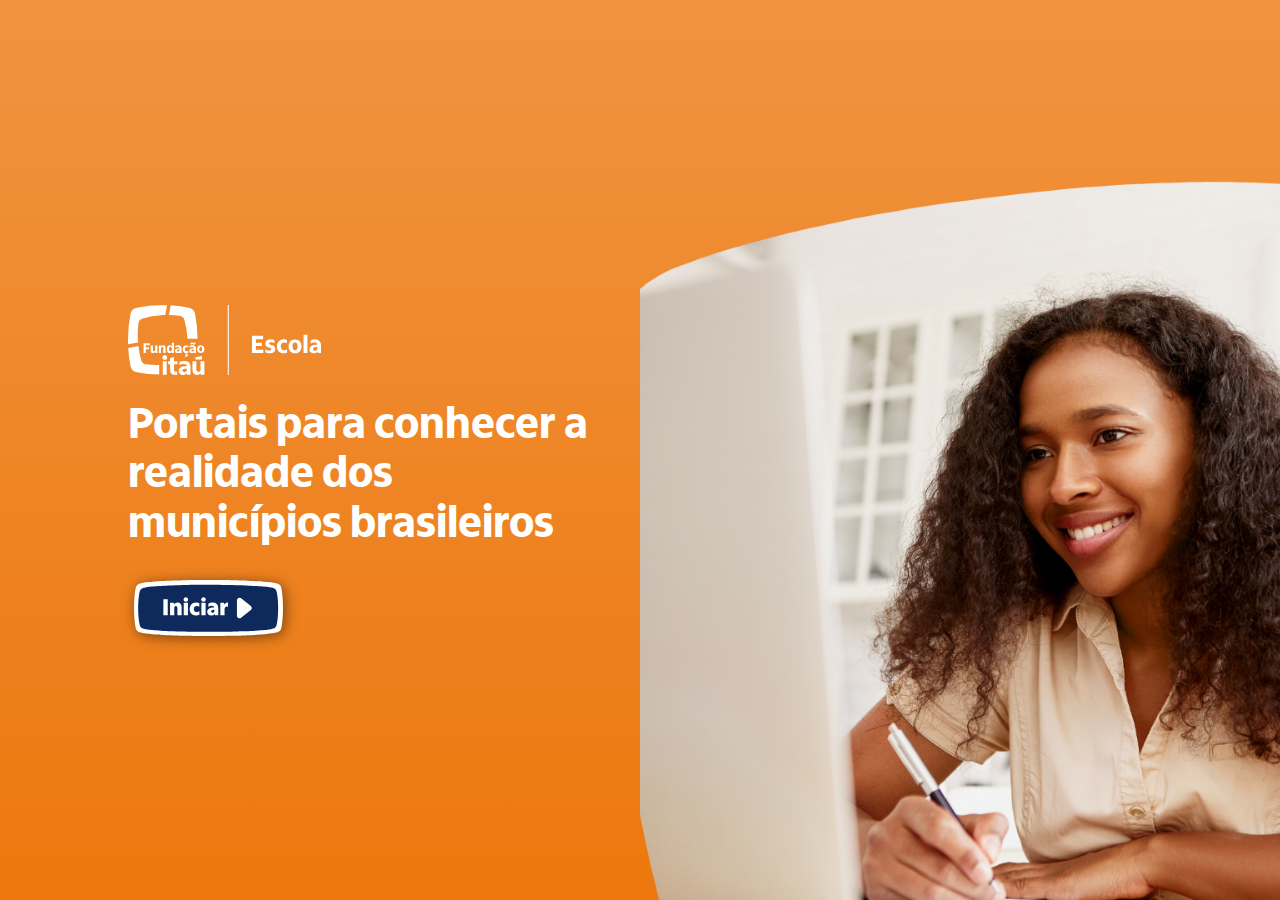
<file: index.html>
<!DOCTYPE html>
<html class="mr-fontsize" lang="pt">
  <head>
    <title>Itaú - Portais para conhecer a realidade dos municípios brasileiros
    </title>
    <meta charset="UTF-8">
    <meta name="viewport" content="width=device-width, initial-scale=1.0">
    <meta http-equiv="X-UA-Compatible" content="ie=edge">
    <link rel="stylesheet" type="text/css" href="app/styles/reset.css">
    <link rel="stylesheet" type="text/css" href="app/styles/animate.min.css">
    <link rel="stylesheet" type="text/css" href="app/modules/engine.css">
  </head>
  <body>
    <main id="main"></main>
    <script src="app/scripts/jquery.min.js"></script>
    <script src="app/config.js"></script>
    <script src="app/modules/engine.min.js"></script>
    <script src="app/scripts/main.js"></script>
    <style>@keyframes lds-eclipse {
    0% {
        -webkit-transform: rotate(0deg);
        transform: rotate(0deg);
    }
    50% {
        -webkit-transform: rotate(180deg);
        transform: rotate(180deg);
    }
    100% {
        -webkit-transform: rotate(360deg);
        transform: rotate(360deg);
    }
}

@-webkit-keyframes lds-eclipse {
    0% {
        -webkit-transform: rotate(0deg);
        transform: rotate(0deg);
    }
    50% {
        -webkit-transform: rotate(180deg);
        transform: rotate(180deg);
    }
    100% {
        -webkit-transform: rotate(360deg);
        transform: rotate(360deg);
    }
}

.lds-eclipse {
    position: relative;
    width: 300px !important;
    height: 300px !important;
    -webkit-transform: translate(-100px, -100px) scale(1) translate(100px, 100px);
    transform: translate(-100px, -100px) scale(1) translate(100px, 100px);
    display: flex;
    justify-content: center;
    align-items: center;
}

.spinner {
    position: absolute;
    -webkit-animation: lds-eclipse 1s linear infinite;
    animation: lds-eclipse 1s linear infinite;
    width: 300px;
    height: 300px;
    top: 0px;
    left: 0px;
    border-radius: 50%;
    box-shadow: 0 4px 0 0 #fff;
    -webkit-transform-origin: 150px 150px;
    transform-origin: 150px 150px;
}

.spinner.reverse {
    -webkit-animation: lds-eclipse 1s linear infinite;
    animation: lds-eclipse 1s linear infinite;
    -webkit-animation-direction: reverse;
    animation-direction: reverse;
    width: 260px;
    height: 260px;
    top: 20px;
    left: 20px;
    box-shadow: 0 4px 0 0 #001D50;
    -webkit-transform-origin: 150px 150px;
    transform-origin: 130px 130px;
}

.message {
    font-size: 2em;
}

.loader {
    position: absolute;
    top: 0;
    left: 0;
    width: 100%;
    height: 100%;
    z-index: 9999;
    background-color: #008CFF;
    display: flex;
    justify-content: center;
    align-items: center;
}
    </style>
    <div class="loader" id="loader">
      <div class="lds-css ng-scope">
        <div class="lds-eclipse" style="width:100%;height:100%">
          <div class="spinner"></div>
          <div class="spinner reverse"></div>
        </div>
      </div>
    </div>
    <script>(function() {
    var loadingTimer = null;
    $(window).on(VIEW_EVENT.LOAD_START, function() {
        loadingTimer = setTimeout(function() {
            $("#loader").fadeIn();
        }, 1000);
    });

    $(window).on(VIEW_EVENT.LOAD_END, function() {
        clearTimeout(loadingTimer);
        $("#loader").fadeOut();
    });

    $(window).on(VIEW_EVENT.READY, function() {
        clearTimeout(loadingTimer);
        $("#loader").fadeOut();
    });
})();
    </script>
  </body>
</html>
</file>
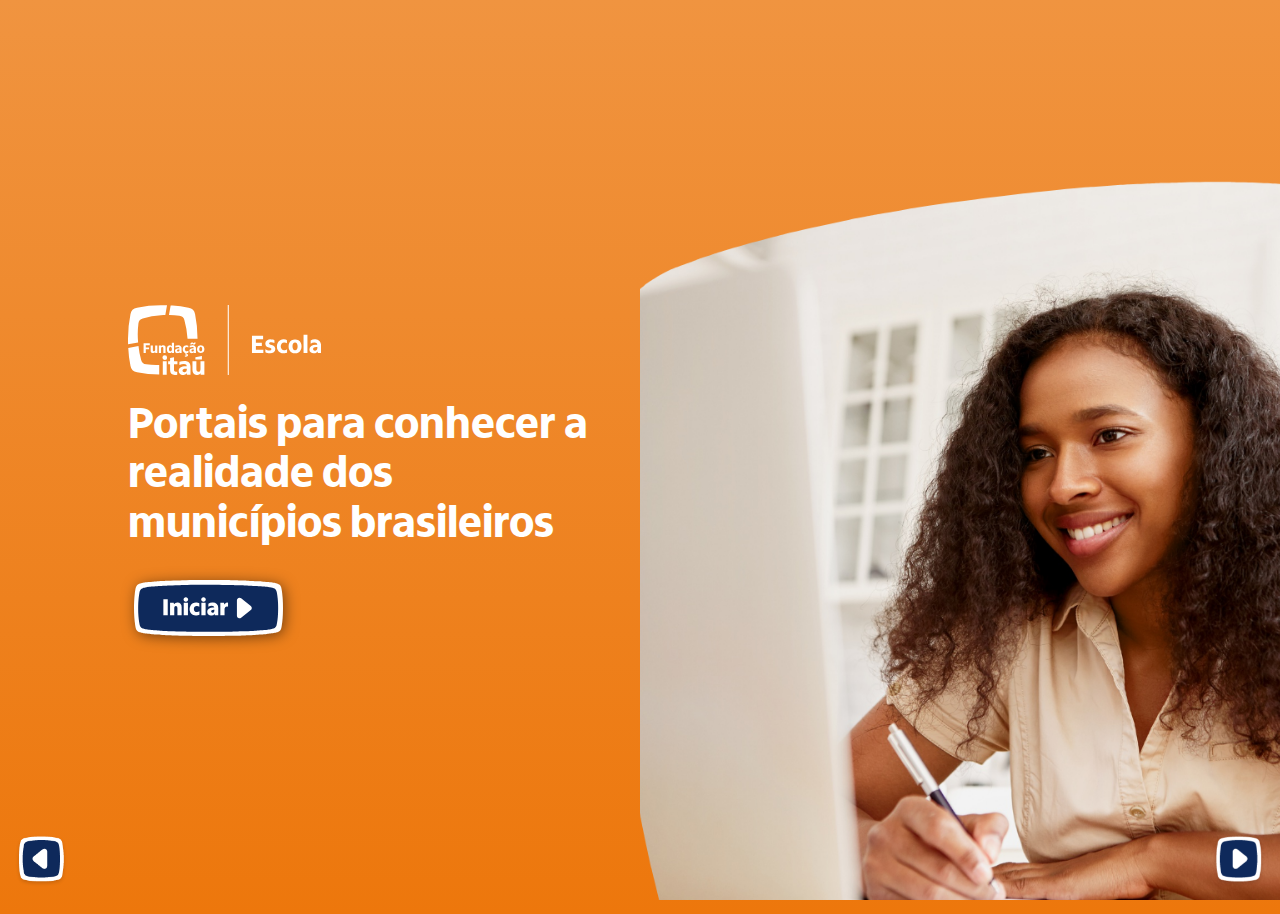
<file: app/pages/pag01/index.html>
<!DOCTYPE html>
<html></html>
<head>
  <meta charset="utf-8">
  <meta http-equiv="X-UA-Compatible" content="IE=edge">
  <meta name="viewport" content="width=device-width, initial-scale=1">
  <link rel="stylesheet" type="text/css" href="../../styles/reset.css"/>
  <link rel="stylesheet" type="text/css" href="../../styles/animate.min.css"/>
  <link rel="stylesheet" href="style.css">
  <link rel="stylesheet" type="text/css" href="../../modules/flamboyant-props.min.css"/>
</head>
<body role="application">
  <header>
    <div class="component-template-header fixedHeader hamburguerAtivo" id="header">
      <div class="container-image"><img src="../../assets/img/logo.svg" alt="" aria-label="" tabindex="-1" aria-hidden="aria-hidden"/>
      </div>
    </div>
  </header>
  <interection>
    <div class="container-interaction-arrows bottom   ">
      <button class="container-arrow container-arrow-left arrow-left" tabindex="1001" role="button" aria-label="Voltar para a tela anterior." title="Seta para esquerda."></button>
      <button class="container-arrow container-arrow-right arrow-right pulse" tabindex="1000" role="button" aria-label="Avançar para a próxima tela." title="Seta para direita."></button>
    </div>
  </interection>
  <body prev-hide next-hide>
    <div class="simplePage">
      <section class="full-H">
        <div class="container-template-wildcard">
          <div class="row-wrap">
            <div class="col    col-01   left prop-pt8 prop-pb5 prop-tablet-pb3" alt="" aria-label="" tabindex="-1">
              <div class="wrapper">
                <div class="container-image"><img class="logo prop-h5 prop-tablet-h4" src="../../assets/img/logo.svg" alt="" aria-label="" tabindex="-1" aria-hidden="aria-hidden"/>
                </div>
                <h1 class="bigtitle prop-m0 prop-mt2 color-white" tabindex="1">Portais para conhecer a realidade dos municípios brasileiros</h1>
                <div class="container-btn">
                  <button class="botao prop-mt2 pulse infinite" tabindex="2" aria-label="Iniciar" item="" onClick="navigate.next()">
                    <div class="container-image"><img class="prop-h4 img-shadow" src="../../assets/img/iniciar.svg" alt="" aria-label="" tabindex="-1" aria-hidden="aria-hidden"/>
                    </div>
                  </button>
                </div>
              </div>
            </div>
            <div class="col col-bg   col-02   right" alt="" aria-label="" tabindex="-1">
              <div class="col-bg-int" style="background-image: url(../../assets/img/01-01.png);"></div>
              <div class="wrapper">
              </div>
            </div>
          </div>
        </div>
      </section>
    </div>
  </body>
</body>
<script src="../../scripts/jquery.min.js"></script>
<script src="../../scripts/jquery-ui.min.js"></script>
<script src="../../scripts/jquery.ui.touch-punch.min.js"></script>
<script src="../../scripts/components.mixin.scripts.js"></script>
<script src="../../scripts/page.js"></script>
<script src="script.js"></script>
</file>
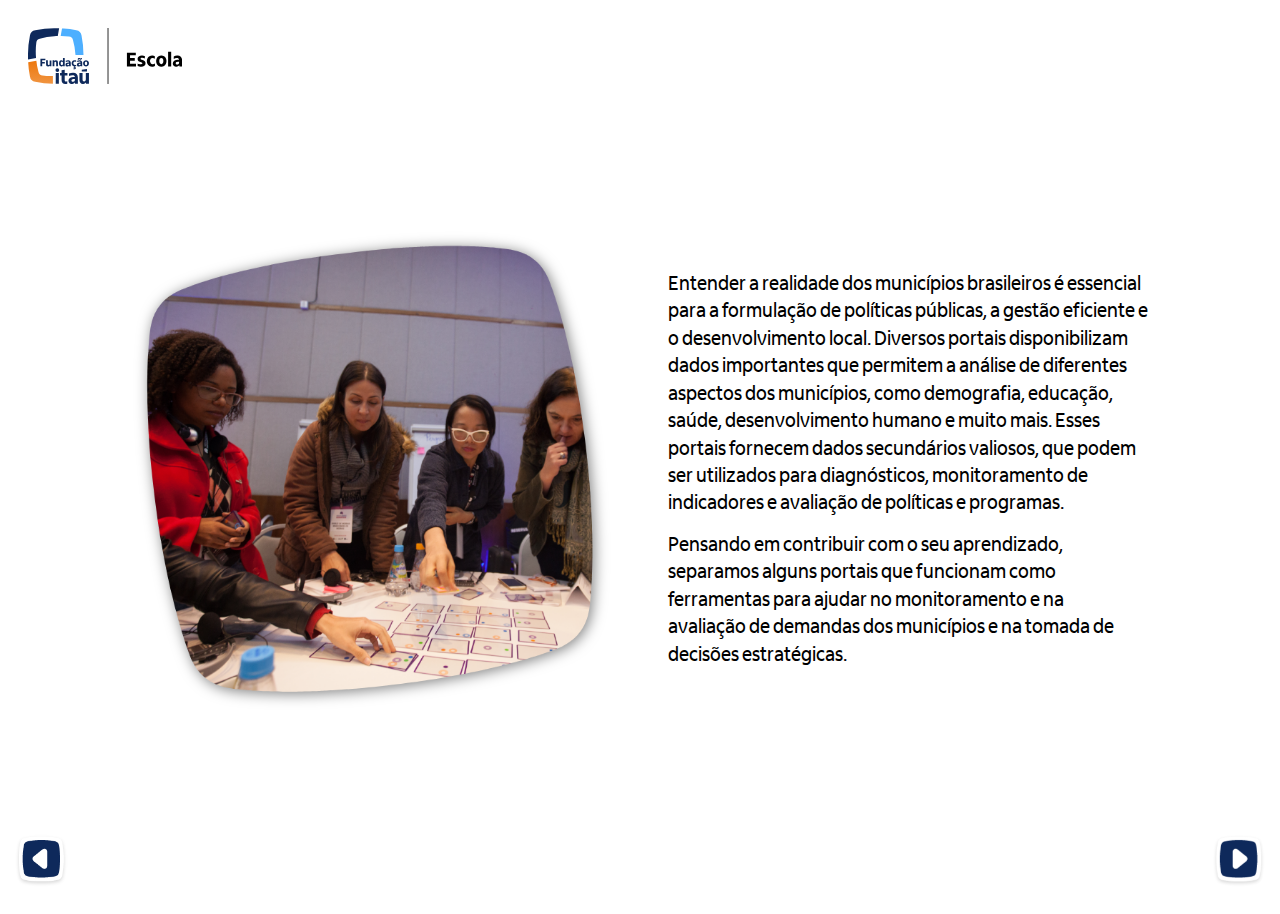
<file: app/pages/pag02/index.html>
<!DOCTYPE html>
<html></html>
<head>
  <meta charset="utf-8">
  <meta http-equiv="X-UA-Compatible" content="IE=edge">
  <meta name="viewport" content="width=device-width, initial-scale=1">
  <link rel="stylesheet" type="text/css" href="../../styles/reset.css"/>
  <link rel="stylesheet" type="text/css" href="../../styles/animate.min.css"/>
  <link rel="stylesheet" href="style.css">
  <link rel="stylesheet" type="text/css" href="../../modules/flamboyant-props.min.css"/>
</head>
<body role="application">
  <header>
    <div class="component-template-header fixedHeader hamburguerAtivo" id="header">
      <div class="container-image"><img src="../../assets/img/logo.svg" alt="" aria-label="" tabindex="-1" aria-hidden="aria-hidden"/>
      </div>
    </div>
  </header>
  <interection>
    <div class="container-interaction-arrows bottom   ">
      <button class="container-arrow container-arrow-left arrow-left" tabindex="1001" role="button" aria-label="Voltar para a tela anterior." title="Seta para esquerda."></button>
      <button class="container-arrow container-arrow-right arrow-right pulse" tabindex="1000" role="button" aria-label="Avançar para a próxima tela." title="Seta para direita."></button>
    </div>
  </interection>
  <body class="color-bg-white">
    <div class="simplePage">
      <section class="full-H"><img class="logoTop" src="../../assets/img/logo-colorido.svg" alt="">
        <div class="container-template-wildcard prop-bg-fixed">
          <div class="row-wrap">
            <div class="col    col-01   prop-pt8 prop-pb5 prop-tablet-pb0 prop-tablet-pt7 left" alt="" aria-label="" tabindex="-1">
              <div class="wrapper">
                <div class="container-image"><img class="img-shadow" src="../../assets/img/02-01.png" alt="" aria-label="" tabindex="-1" aria-hidden="aria-hidden"/>
                </div>
              </div>
            </div>
            <div class="col    col-02   prop-pt8 prop-pb5 prop-tablet-pt2 prop-tablet-pb7 right" alt="" aria-label="" tabindex="-1">
              <div class="wrapper">
                <p class="text prop-m0 prop-w-porc100" tabindex="1">Entender a realidade dos municípios brasileiros é essencial para a formulação de políticas públicas, a gestão eficiente e o desenvolvimento local. Diversos portais disponibilizam dados importantes que permitem a análise de diferentes aspectos dos municípios, como demografia, educação, saúde, desenvolvimento humano e muito mais. Esses portais fornecem dados secundários valiosos, que podem ser utilizados para diagnósticos, monitoramento de indicadores e avaliação de políticas e programas.</p>
                <p class="text prop-mt1 prop-w-porc100" tabindex="2">Pensando em contribuir com o seu aprendizado, separamos alguns portais que funcionam como ferramentas para ajudar no monitoramento e na avaliação de demandas dos municípios e na tomada de decisões estratégicas.</p>
              </div>
            </div>
          </div>
        </div>
      </section>
    </div>
  </body>
</body>
<script src="../../scripts/jquery.min.js"></script>
<script src="../../scripts/jquery-ui.min.js"></script>
<script src="../../scripts/jquery.ui.touch-punch.min.js"></script>
<script src="../../scripts/components.mixin.scripts.js"></script>
<script src="../../scripts/page.js"></script>
<script src="script.js"></script>
</file>
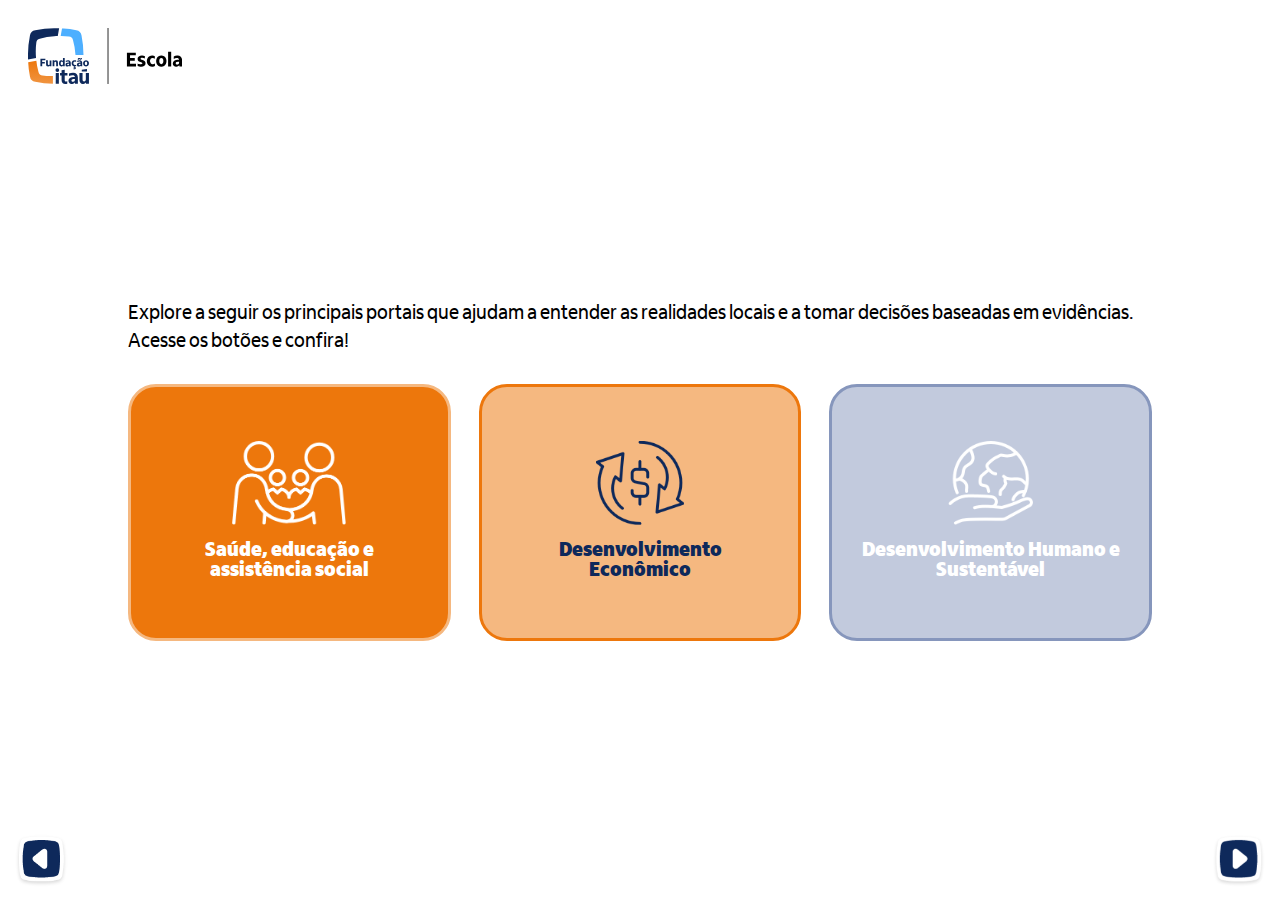
<file: app/pages/pag03/index.html>
<!DOCTYPE html>
<html></html>
<head>
  <meta charset="utf-8">
  <meta http-equiv="X-UA-Compatible" content="IE=edge">
  <meta name="viewport" content="width=device-width, initial-scale=1">
  <link rel="stylesheet" type="text/css" href="../../styles/reset.css"/>
  <link rel="stylesheet" type="text/css" href="../../styles/animate.min.css"/>
  <link rel="stylesheet" href="style.css">
  <link rel="stylesheet" type="text/css" href="../../modules/flamboyant-props.min.css"/>
</head>
<body role="application">
  <header>
    <div class="component-template-header fixedHeader hamburguerAtivo" id="header">
      <div class="container-image"><img src="../../assets/img/logo.svg" alt="" aria-label="" tabindex="-1" aria-hidden="aria-hidden"/>
      </div>
    </div>
  </header>
  <interection>
    <div class="container-interaction-arrows bottom   ">
      <button class="container-arrow container-arrow-left arrow-left" tabindex="1001" role="button" aria-label="Voltar para a tela anterior." title="Seta para esquerda."></button>
      <button class="container-arrow container-arrow-right arrow-right pulse" tabindex="1000" role="button" aria-label="Avançar para a próxima tela." title="Seta para direita."></button>
    </div>
  </interection>
  <body class="color-bg-white" next-hide>
    <div class="simplePage">
      <section class="full-H"><img class="logoTop" src="../../assets/img/logo-colorido.svg" alt="">
        <div class="container-template-wildcard prop-bg-fixed">
          <div class="col   col-one col-01  col-full prop-pt8 prop-pb5 prop-tablet-pt7 prop-tablet-pb7" alt="" aria-label="" tabindex="-1">
            <div class="wrapper">
              <p class="text prop-m0" tabindex="1">Explore a seguir os principais portais que ajudam a entender as realidades locais e a tomar decisões baseadas em evidências. Acesse os botões e confira!</p>
              <div class="container-list">
                <div class="container-btn">
                  <button class="botao btn1 pulse" tabindex="2" aria-label="" item="" onClick="navigate.goto('trilha1-01')">
                    <div class="container-image"><img class="prop-h6" src="../../assets/img/menu01.png" alt="6°" aria-label="6°" tabindex="3"/>
                    </div>
                    <p class="text color-white prop-mt1 prop-txt-center prop-w-porc100" tabindex="4">Saúde, educação e assistência social</p>
                  </button>
                </div>
                <div class="container-btn">
                  <button class="botao btn2 block pulse" tabindex="5" aria-label="" item="" onClick="navigate.goto('trilha2-01')">
                    <div class="container-image"><img class="prop-h6" src="../../assets/img/menu02.png" alt="" aria-label="" tabindex="-1" aria-hidden="aria-hidden"/>
                    </div>
                    <p class="text color-01 prop-mt1 prop-txt-center prop-w-porc100" tabindex="6">Desenvolvimento Econômico</p>
                  </button>
                </div>
                <div class="container-btn">
                  <button class="botao btn3 block pulse" tabindex="7" aria-label="" item="" onClick="navigate.goto('trilha3-01')">
                    <div class="container-image"><img class="prop-h6" src="../../assets/img/menu03.png" alt="" aria-label="" tabindex="-1" aria-hidden="aria-hidden"/>
                    </div>
                    <p class="text color-white prop-mt1 prop-txt-center prop-w-porc100" tabindex="8">Desenvolvimento Humano e Sustentável</p>
                  </button>
                </div>
              </div>
            </div>
          </div>
        </div>
      </section>
    </div>
  </body>
</body>
<script src="../../scripts/jquery.min.js"></script>
<script src="../../scripts/jquery-ui.min.js"></script>
<script src="../../scripts/jquery.ui.touch-punch.min.js"></script>
<script src="../../scripts/components.mixin.scripts.js"></script>
<script src="../../scripts/page.js"></script>
<script src="script.js"></script>
</file>
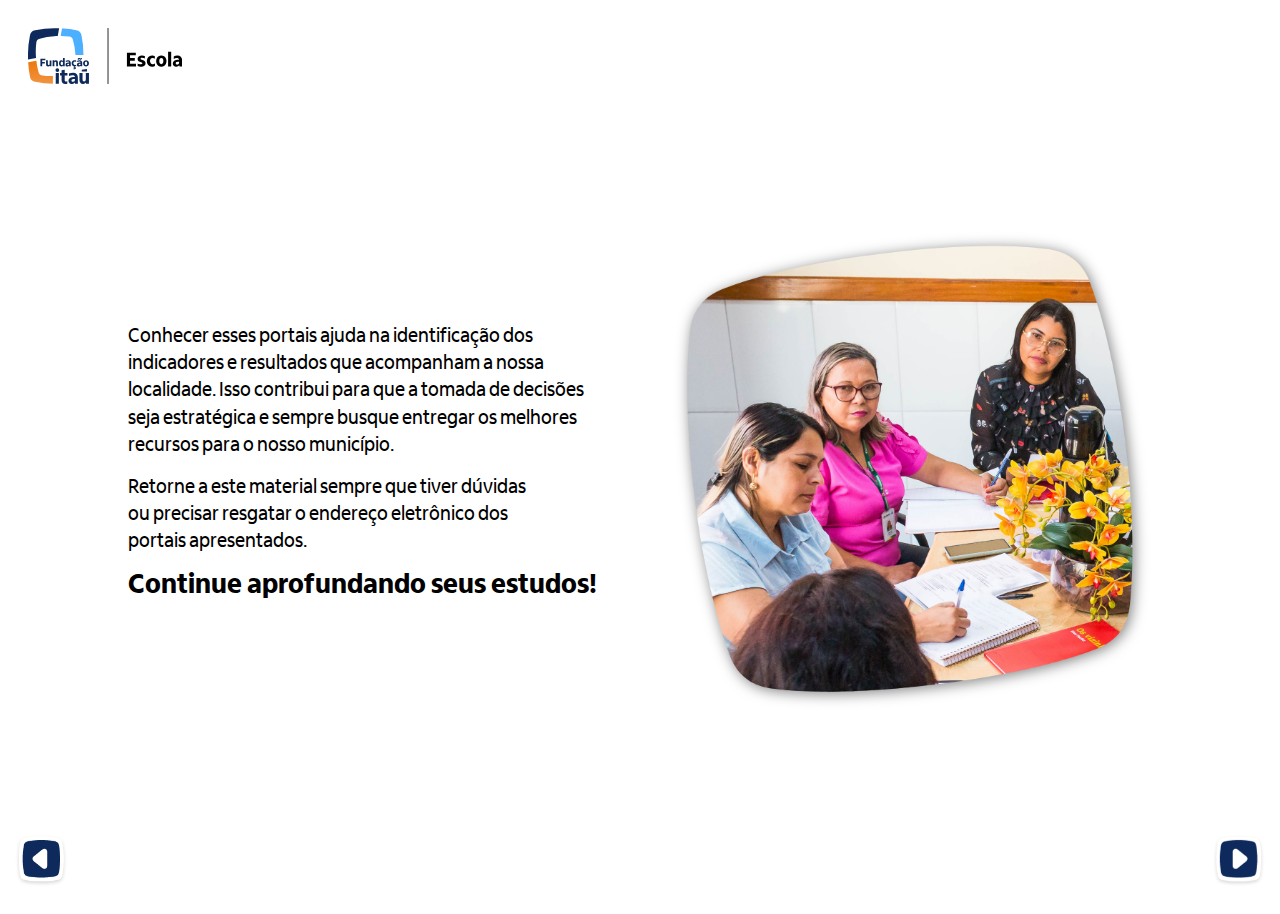
<file: app/pages/pag04/index.html>
<!DOCTYPE html>
<html></html>
<head>
  <meta charset="utf-8">
  <meta http-equiv="X-UA-Compatible" content="IE=edge">
  <meta name="viewport" content="width=device-width, initial-scale=1">
  <link rel="stylesheet" type="text/css" href="../../styles/reset.css"/>
  <link rel="stylesheet" type="text/css" href="../../styles/animate.min.css"/>
  <link rel="stylesheet" href="style.css">
  <link rel="stylesheet" type="text/css" href="../../modules/flamboyant-props.min.css"/>
</head>
<body role="application">
  <header>
    <div class="component-template-header fixedHeader hamburguerAtivo" id="header">
      <div class="container-image"><img src="../../assets/img/logo.svg" alt="" aria-label="" tabindex="-1" aria-hidden="aria-hidden"/>
      </div>
    </div>
  </header>
  <interection>
    <div class="container-interaction-arrows bottom   ">
      <button class="container-arrow container-arrow-left arrow-left" tabindex="1001" role="button" aria-label="Voltar para a tela anterior." title="Seta para esquerda."></button>
      <button class="container-arrow container-arrow-right arrow-right pulse" tabindex="1000" role="button" aria-label="Avançar para a próxima tela." title="Seta para direita."></button>
    </div>
  </interection>
  <body class="color-bg-white" prev-page="pag03" next-page="pag05" scorm-complete>
    <div class="simplePage">
      <section class="full-H"><img class="logoTop" src="../../assets/img/logo-colorido.svg" alt="">
        <div class="container-template-wildcard prop-bg-fixed">
          <div class="row-wrap">
            <div class="col    col-01   prop-pt8 prop-pb5 prop-tablet-pt2 prop-tablet-pb7 left" alt="" aria-label="" tabindex="-1">
              <div class="wrapper">
                <p class="text prop-m0 prop-w-porc100" tabindex="1">Conhecer esses portais ajuda na identificação dos indicadores e resultados que acompanham a nossa localidade. Isso contribui para que a tomada de decisões seja estratégica e sempre busque entregar os melhores recursos para o nosso município.</p>
                <p class="text prop-mt1 prop-w-porc100" tabindex="2">Retorne a este material sempre que tiver dúvidas ou precisar resgatar o endereço eletrônico dos portais apresentados.</p>
                <h3 class="subtitle prop-mt1 prop-w-porc100" tabindex="3">Continue aprofundando seus estudos!</h3>
              </div>
            </div>
            <div class="col    col-02   prop-pt8 prop-pb5 prop-tablet-pb0 prop-tablet-pt7 right" alt="" aria-label="" tabindex="-1">
              <div class="wrapper">
                <div class="container-image"><img class="img-shadow" src="../../assets/img/znova.png" alt="" aria-label="" tabindex="-1" aria-hidden="aria-hidden"/>
                </div>
              </div>
            </div>
          </div>
        </div>
      </section>
    </div>
  </body>
</body>
<script src="../../scripts/jquery.min.js"></script>
<script src="../../scripts/jquery-ui.min.js"></script>
<script src="../../scripts/jquery.ui.touch-punch.min.js"></script>
<script src="../../scripts/components.mixin.scripts.js"></script>
<script src="../../scripts/page.js"></script>
<script src="script.js"></script>
</file>
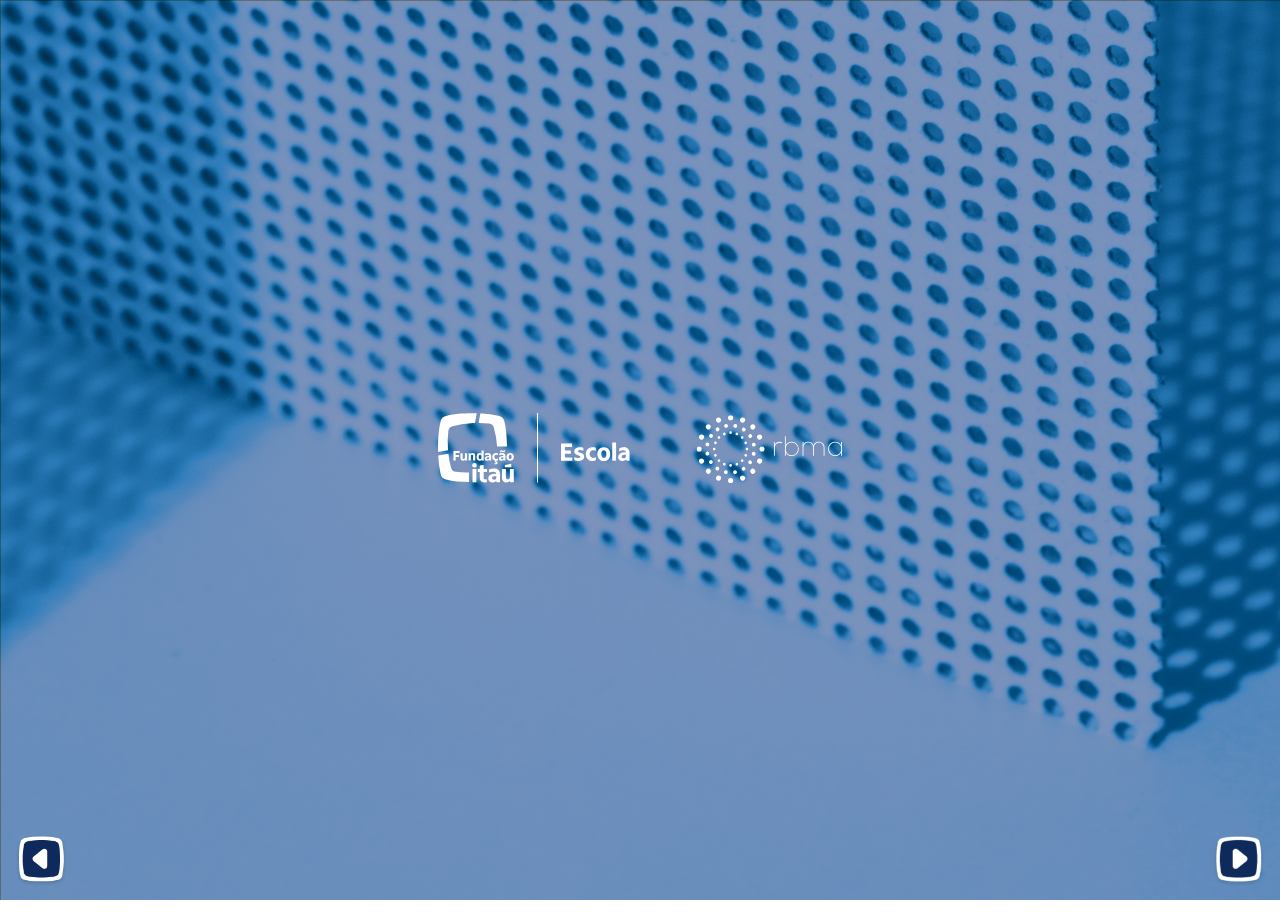
<file: app/pages/pag05/index.html>
<!DOCTYPE html>
<html></html>
<head>
  <meta charset="utf-8">
  <meta http-equiv="X-UA-Compatible" content="IE=edge">
  <meta name="viewport" content="width=device-width, initial-scale=1">
  <link rel="stylesheet" type="text/css" href="../../styles/reset.css"/>
  <link rel="stylesheet" type="text/css" href="../../styles/animate.min.css"/>
  <link rel="stylesheet" href="style.css">
  <link rel="stylesheet" type="text/css" href="../../modules/flamboyant-props.min.css"/>
</head>
<body role="application">
  <header>
    <div class="component-template-header fixedHeader hamburguerAtivo" id="header">
      <div class="container-image"><img src="../../assets/img/logo.svg" alt="" aria-label="" tabindex="-1" aria-hidden="aria-hidden"/>
      </div>
    </div>
  </header>
  <interection>
    <div class="container-interaction-arrows bottom   ">
      <button class="container-arrow container-arrow-left arrow-left" tabindex="1001" role="button" aria-label="Voltar para a tela anterior." title="Seta para esquerda."></button>
      <button class="container-arrow container-arrow-right arrow-right pulse" tabindex="1000" role="button" aria-label="Avançar para a próxima tela." title="Seta para direita."></button>
    </div>
  </interection>
  <body prev-page="pag04" next-hide>
    <div class="simplePage">
      <section class="full-H">
        <div class="container-template-wildcard bg-bottom prop-bg-fixed" style="background-image: url(../../assets/img/11-01.png);">
          <div class="col col-bg  col-one col-01  col-full " alt="" aria-label="" tabindex="-1">
            <div class="wrapper">
              <div class="container-image"><img class="prop-h5 prop-tablet-h4 zoomIn" src="../../assets/img/logo-final.svg" alt="logotipo Fundação Itaú | Escola + rbma" aria-label="logotipo Fundação Itaú | Escola + rbma" tabindex="1"/>
              </div>
            </div>
          </div>
        </div>
      </section>
    </div>
  </body>
</body>
<script src="../../scripts/jquery.min.js"></script>
<script src="../../scripts/jquery-ui.min.js"></script>
<script src="../../scripts/jquery.ui.touch-punch.min.js"></script>
<script src="../../scripts/components.mixin.scripts.js"></script>
<script src="../../scripts/page.js"></script>
<script src="script.js"></script>
</file>
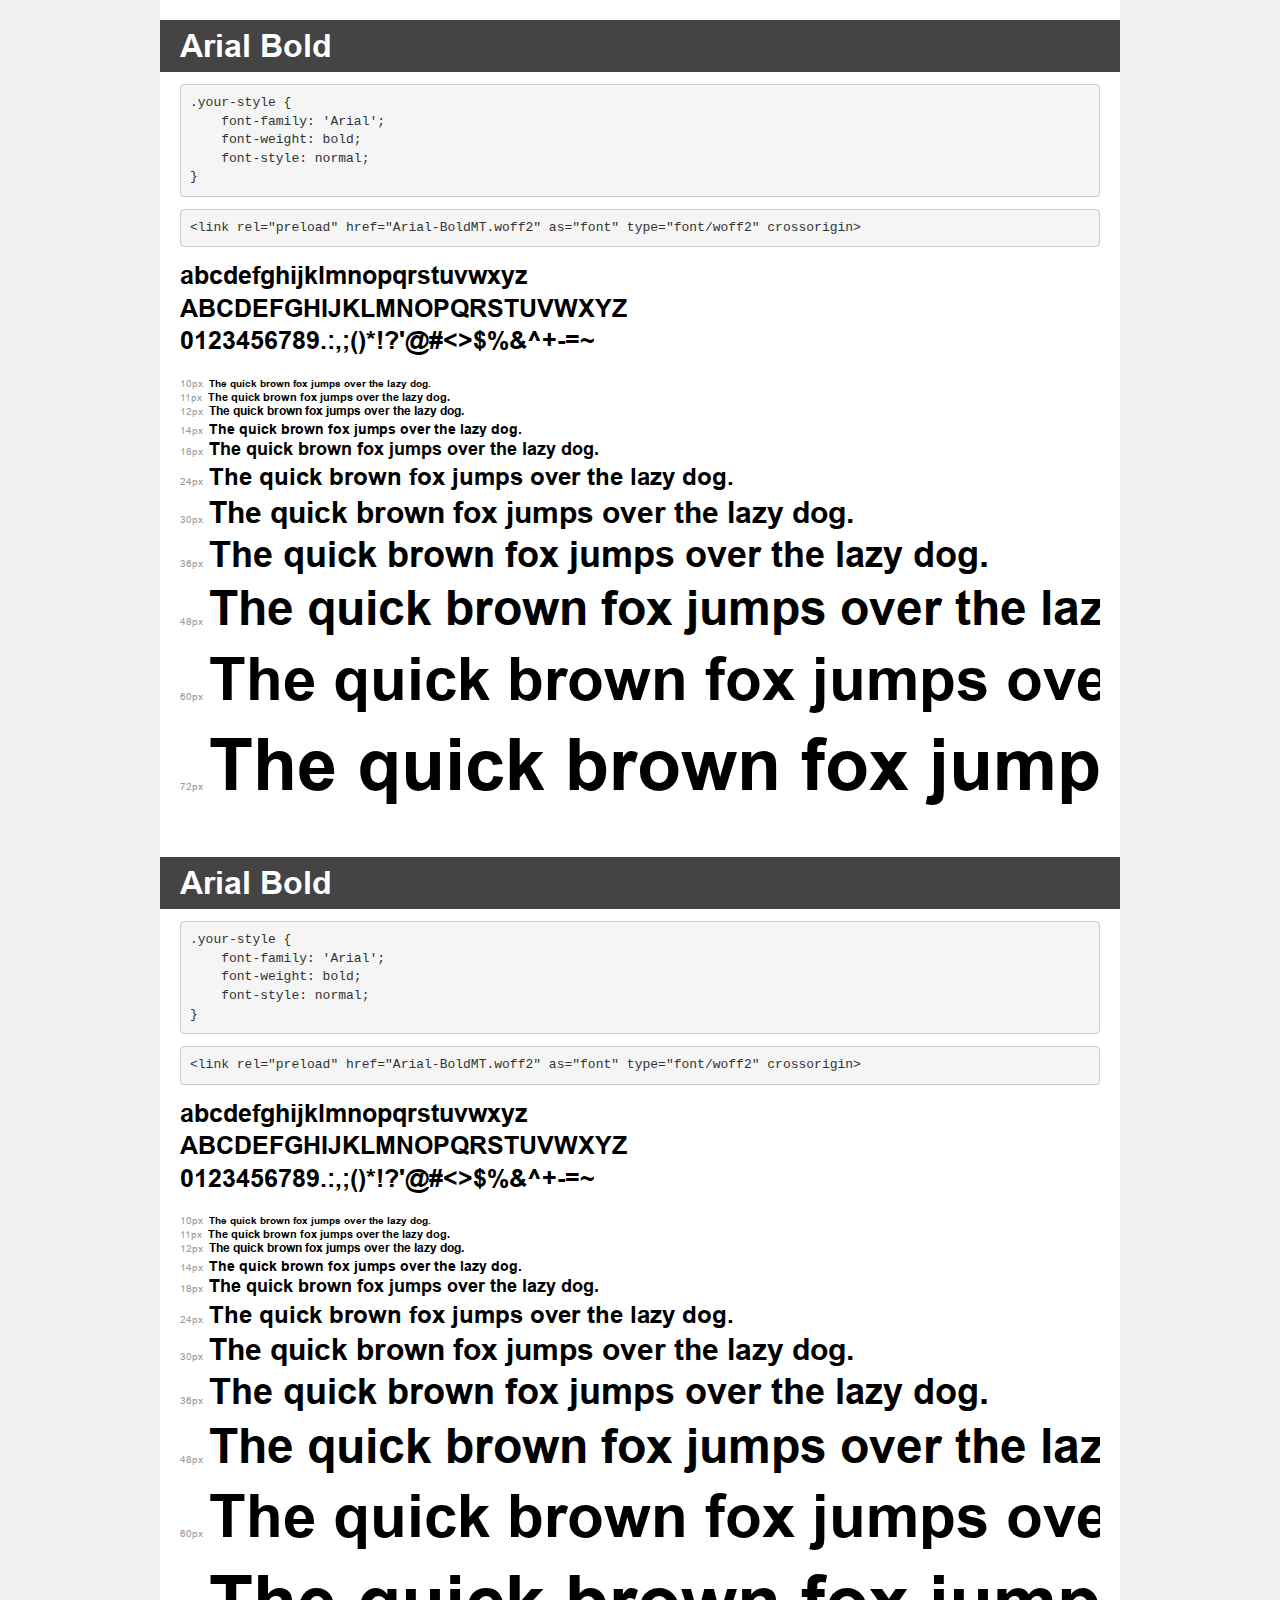
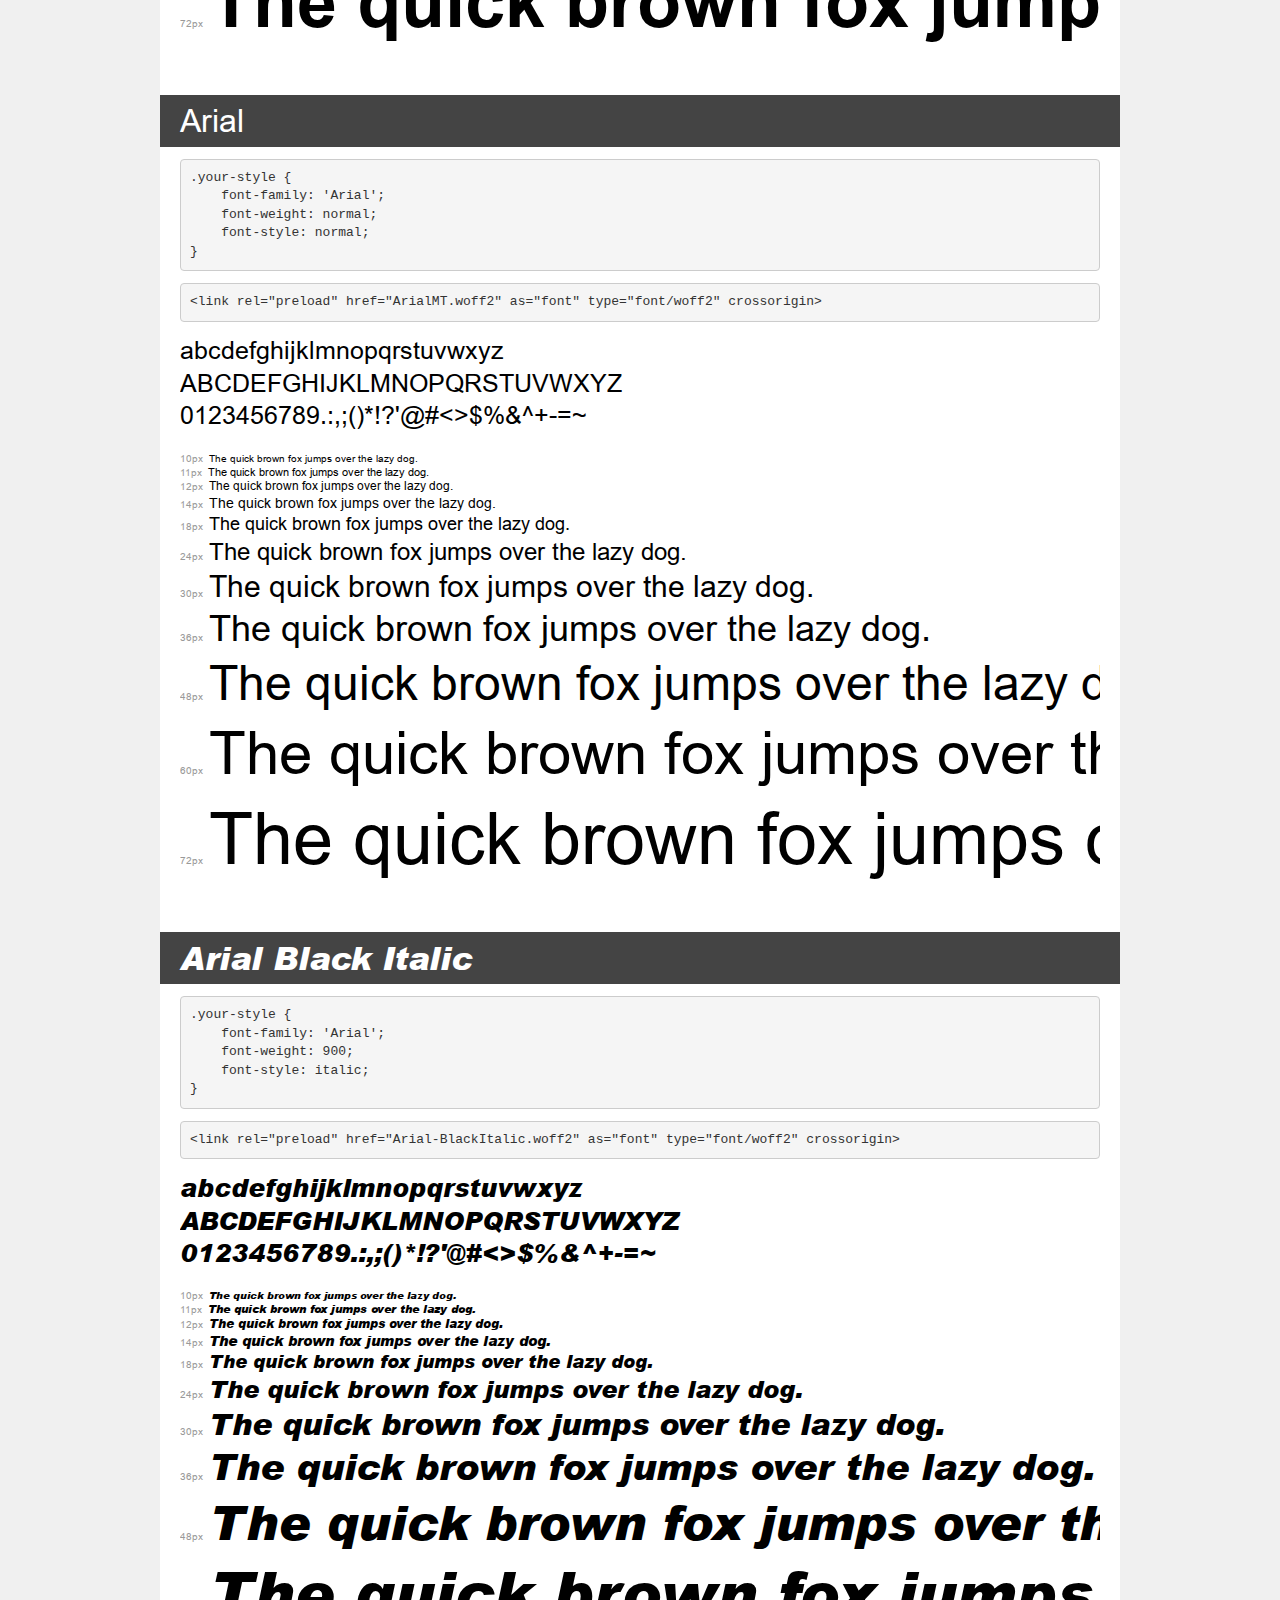
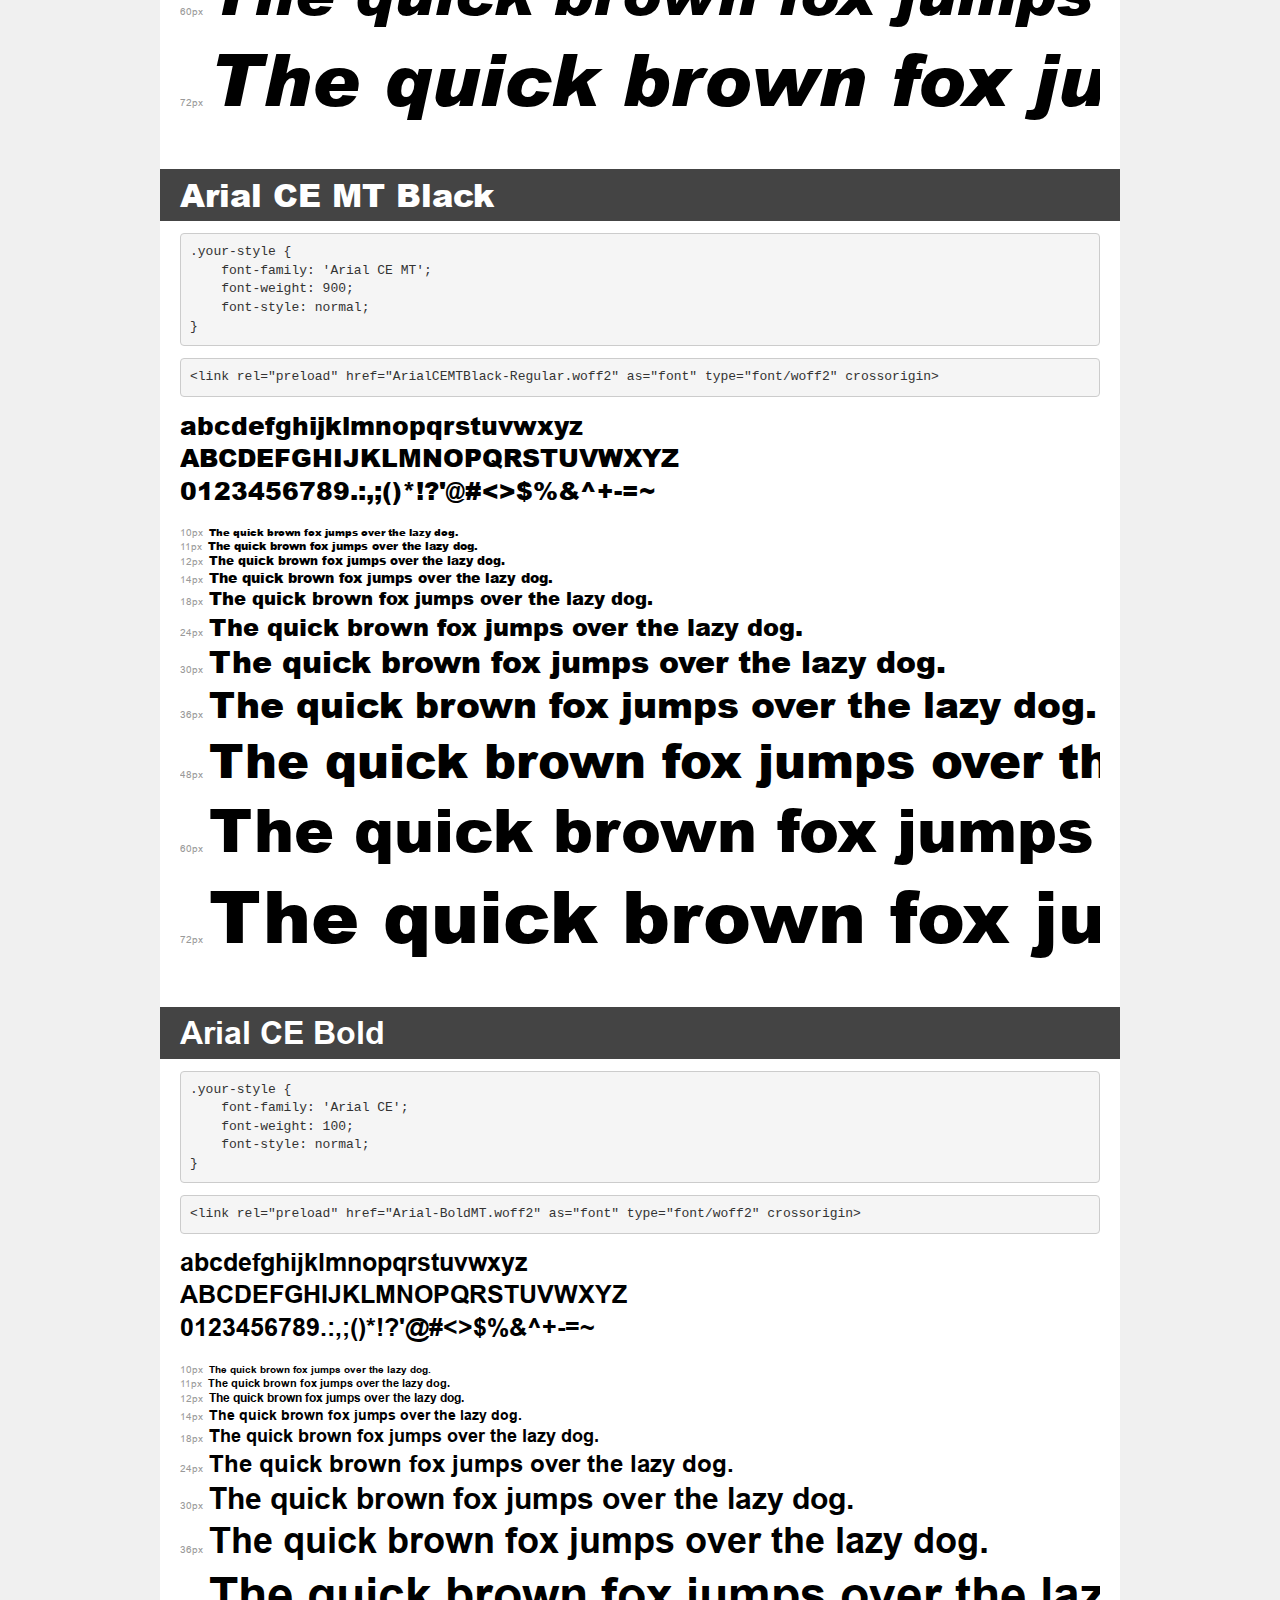
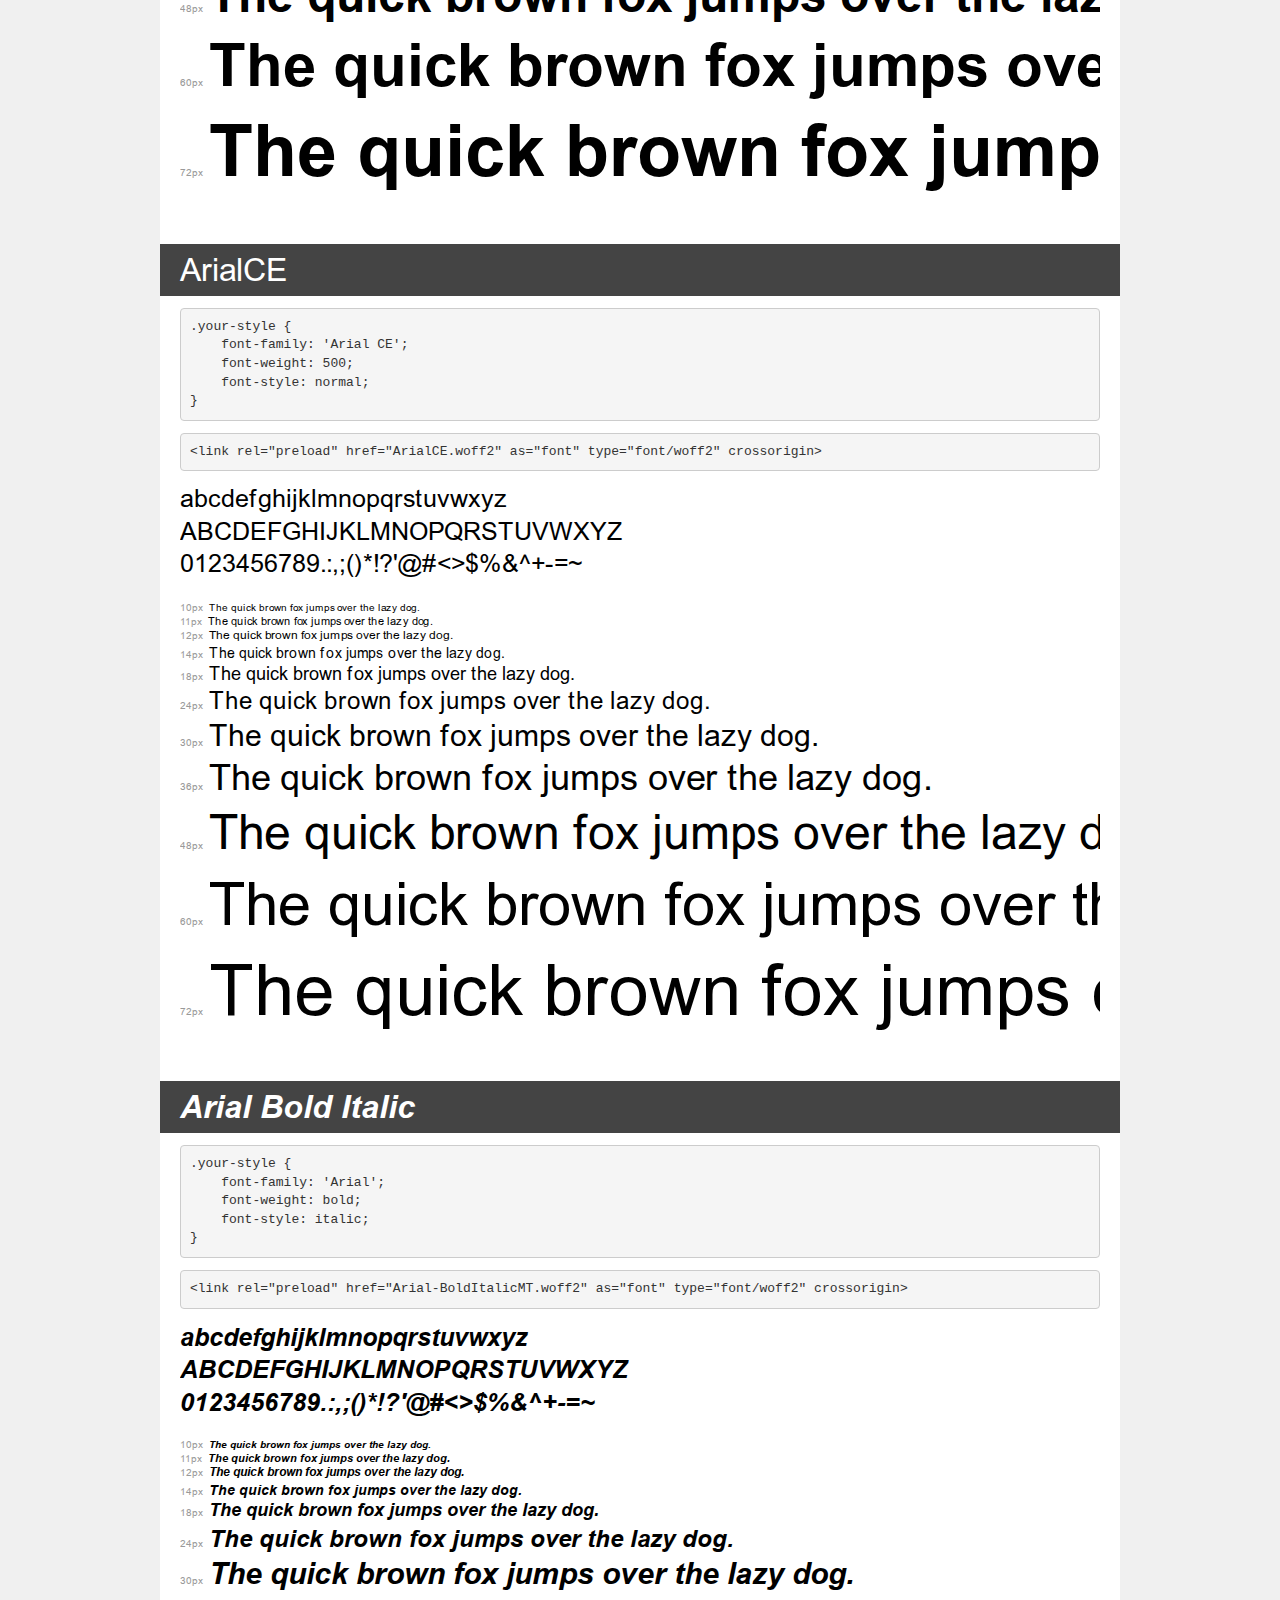
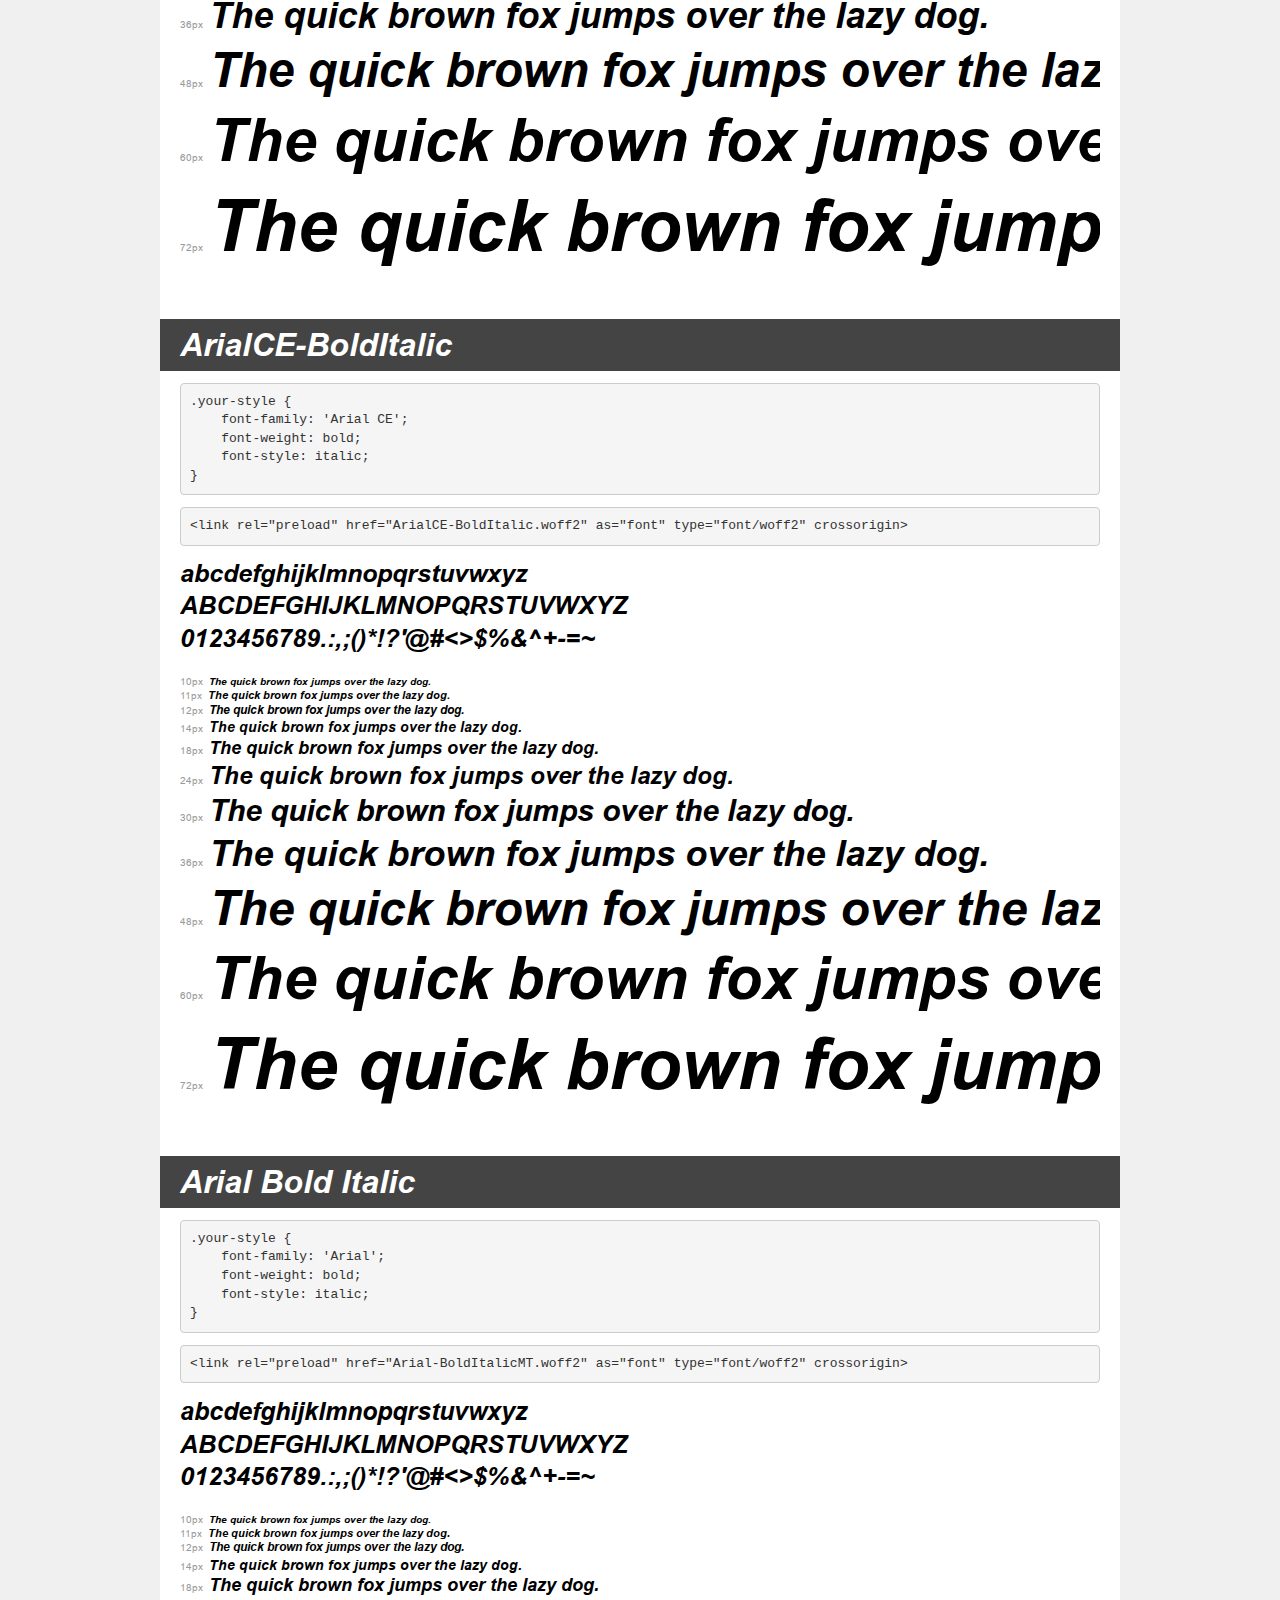
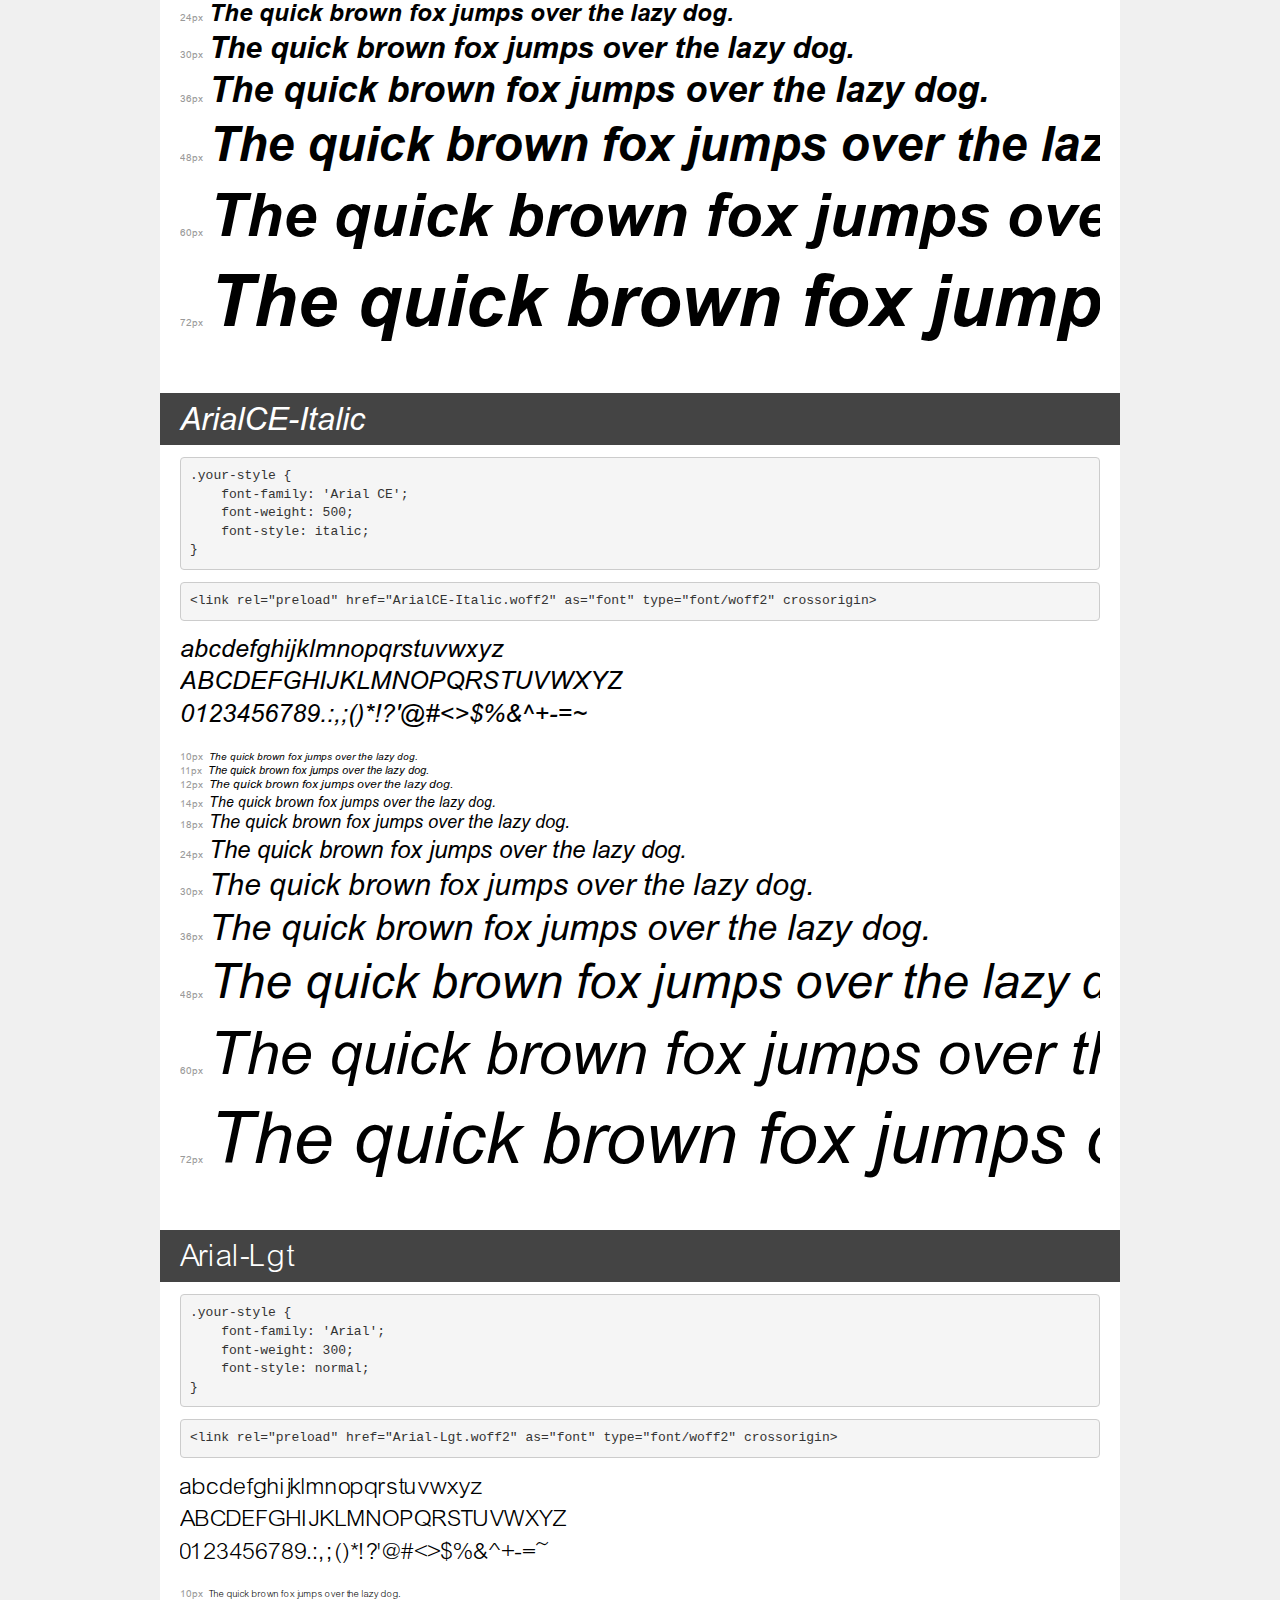
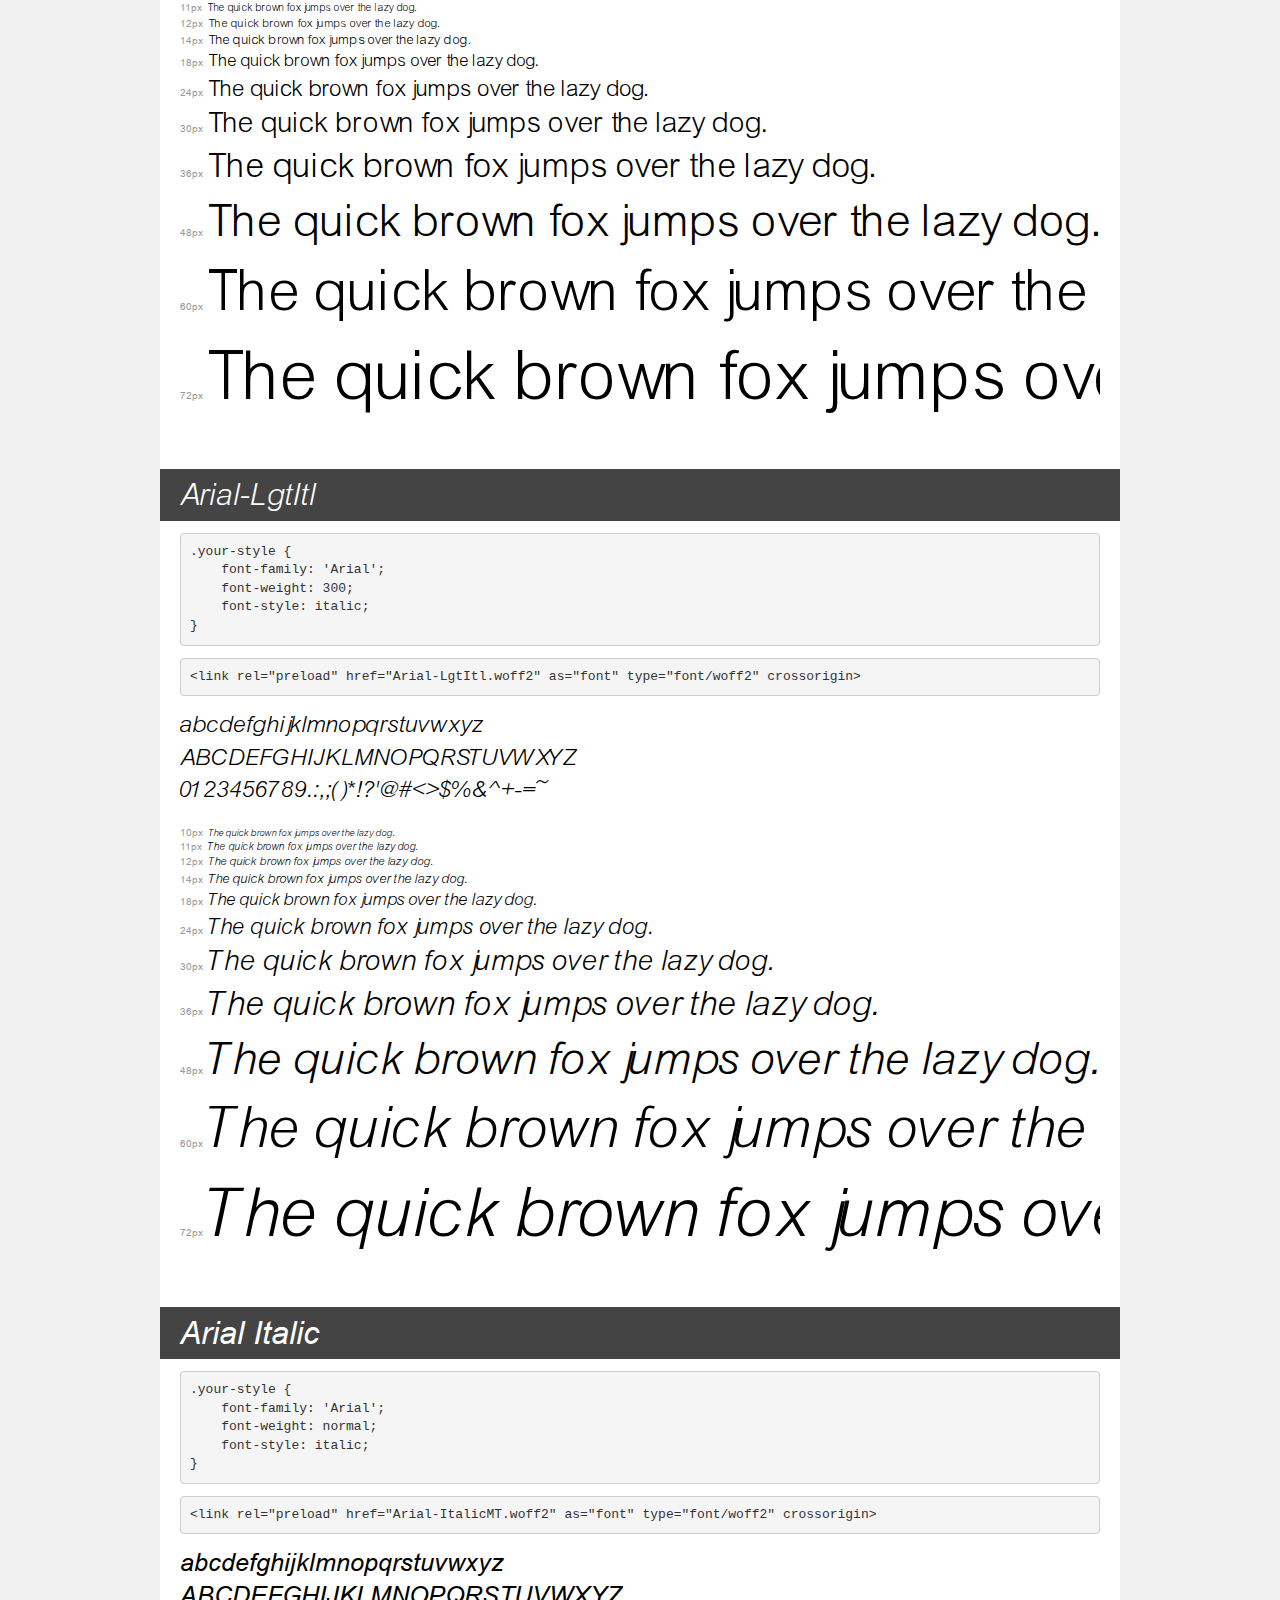
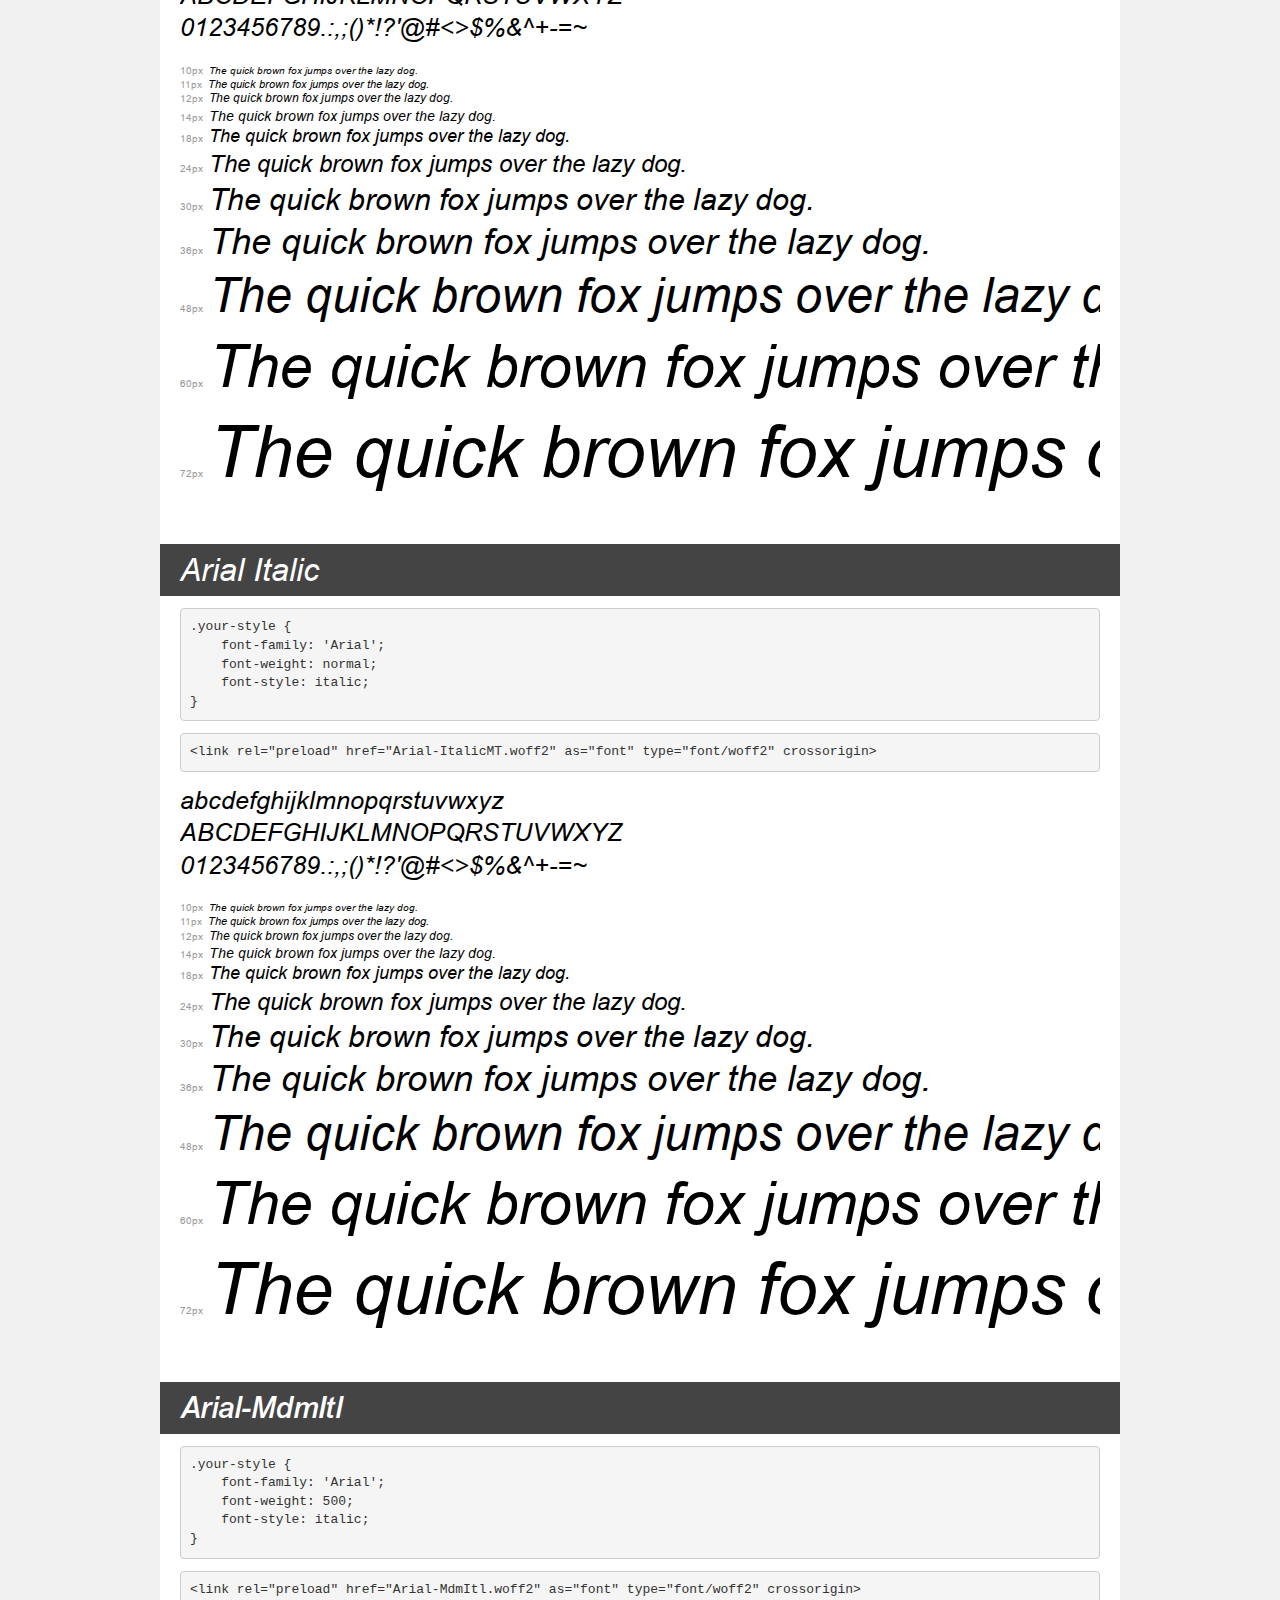
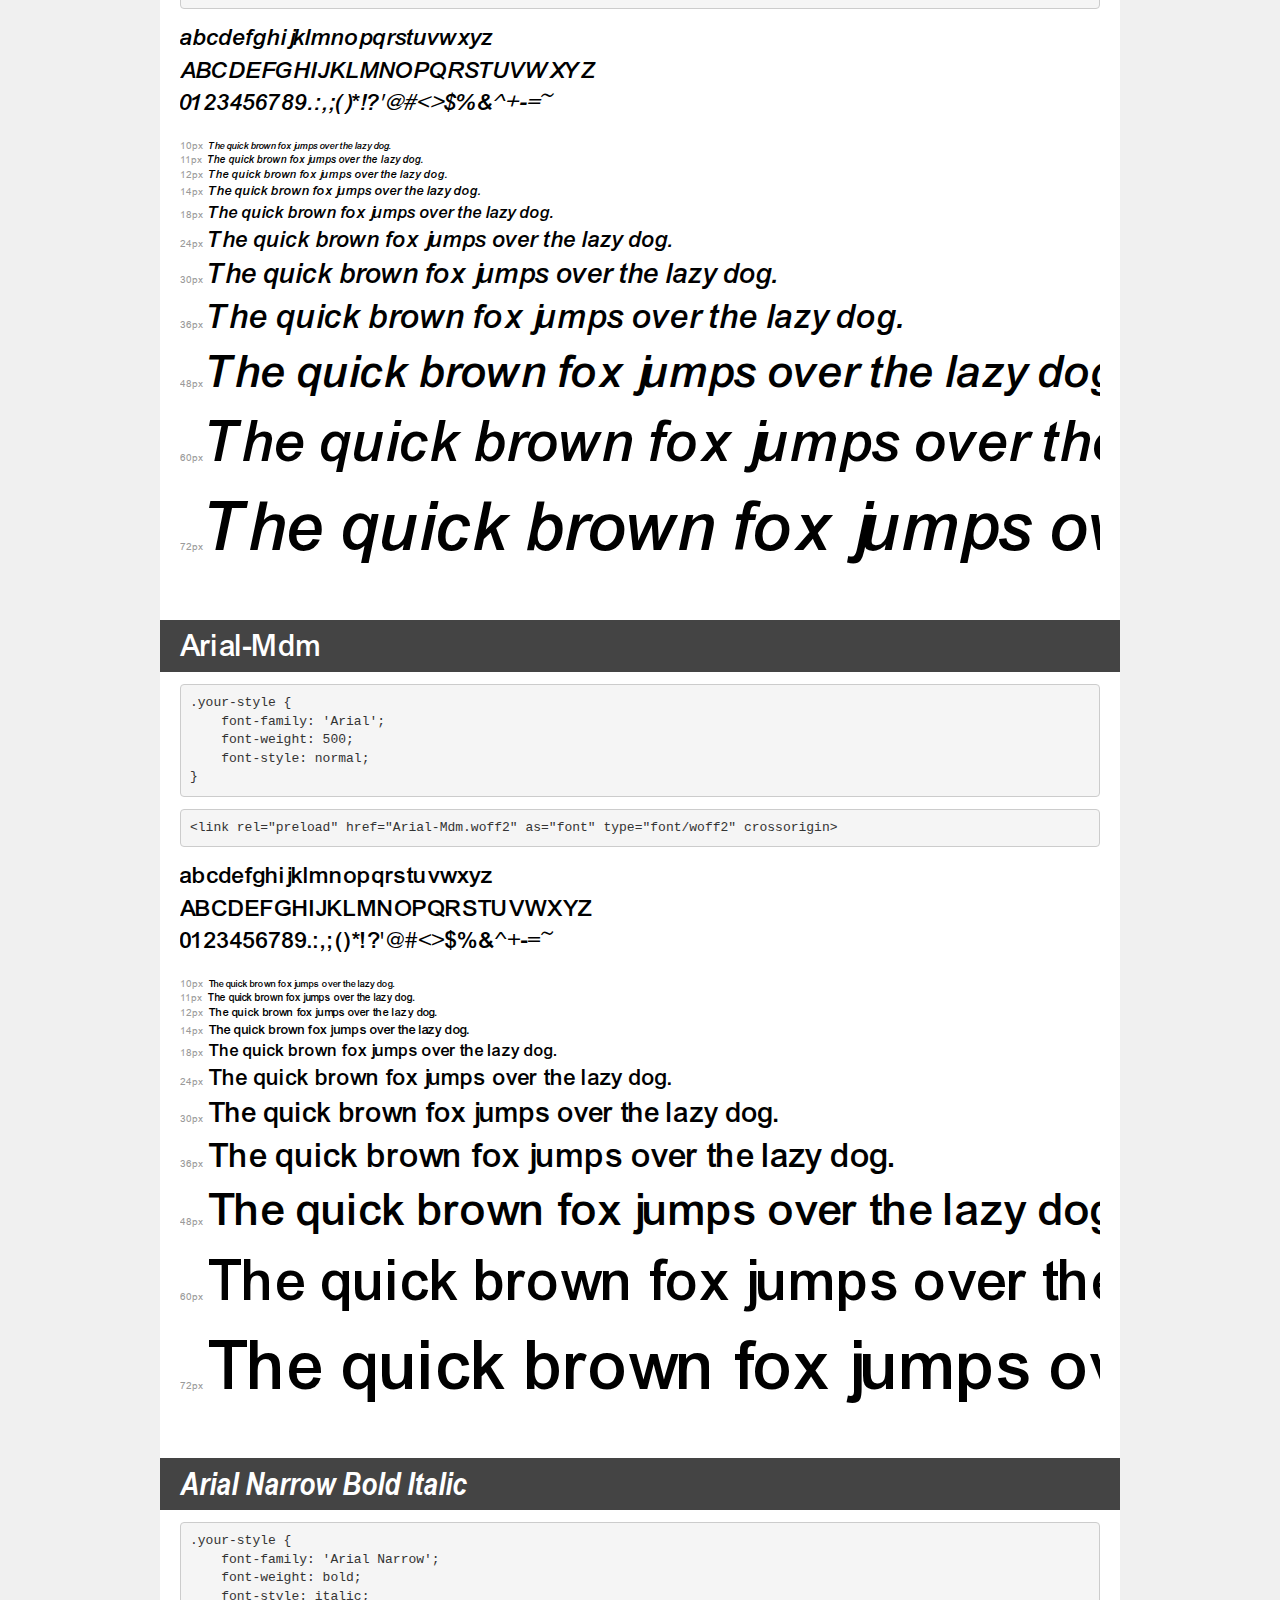
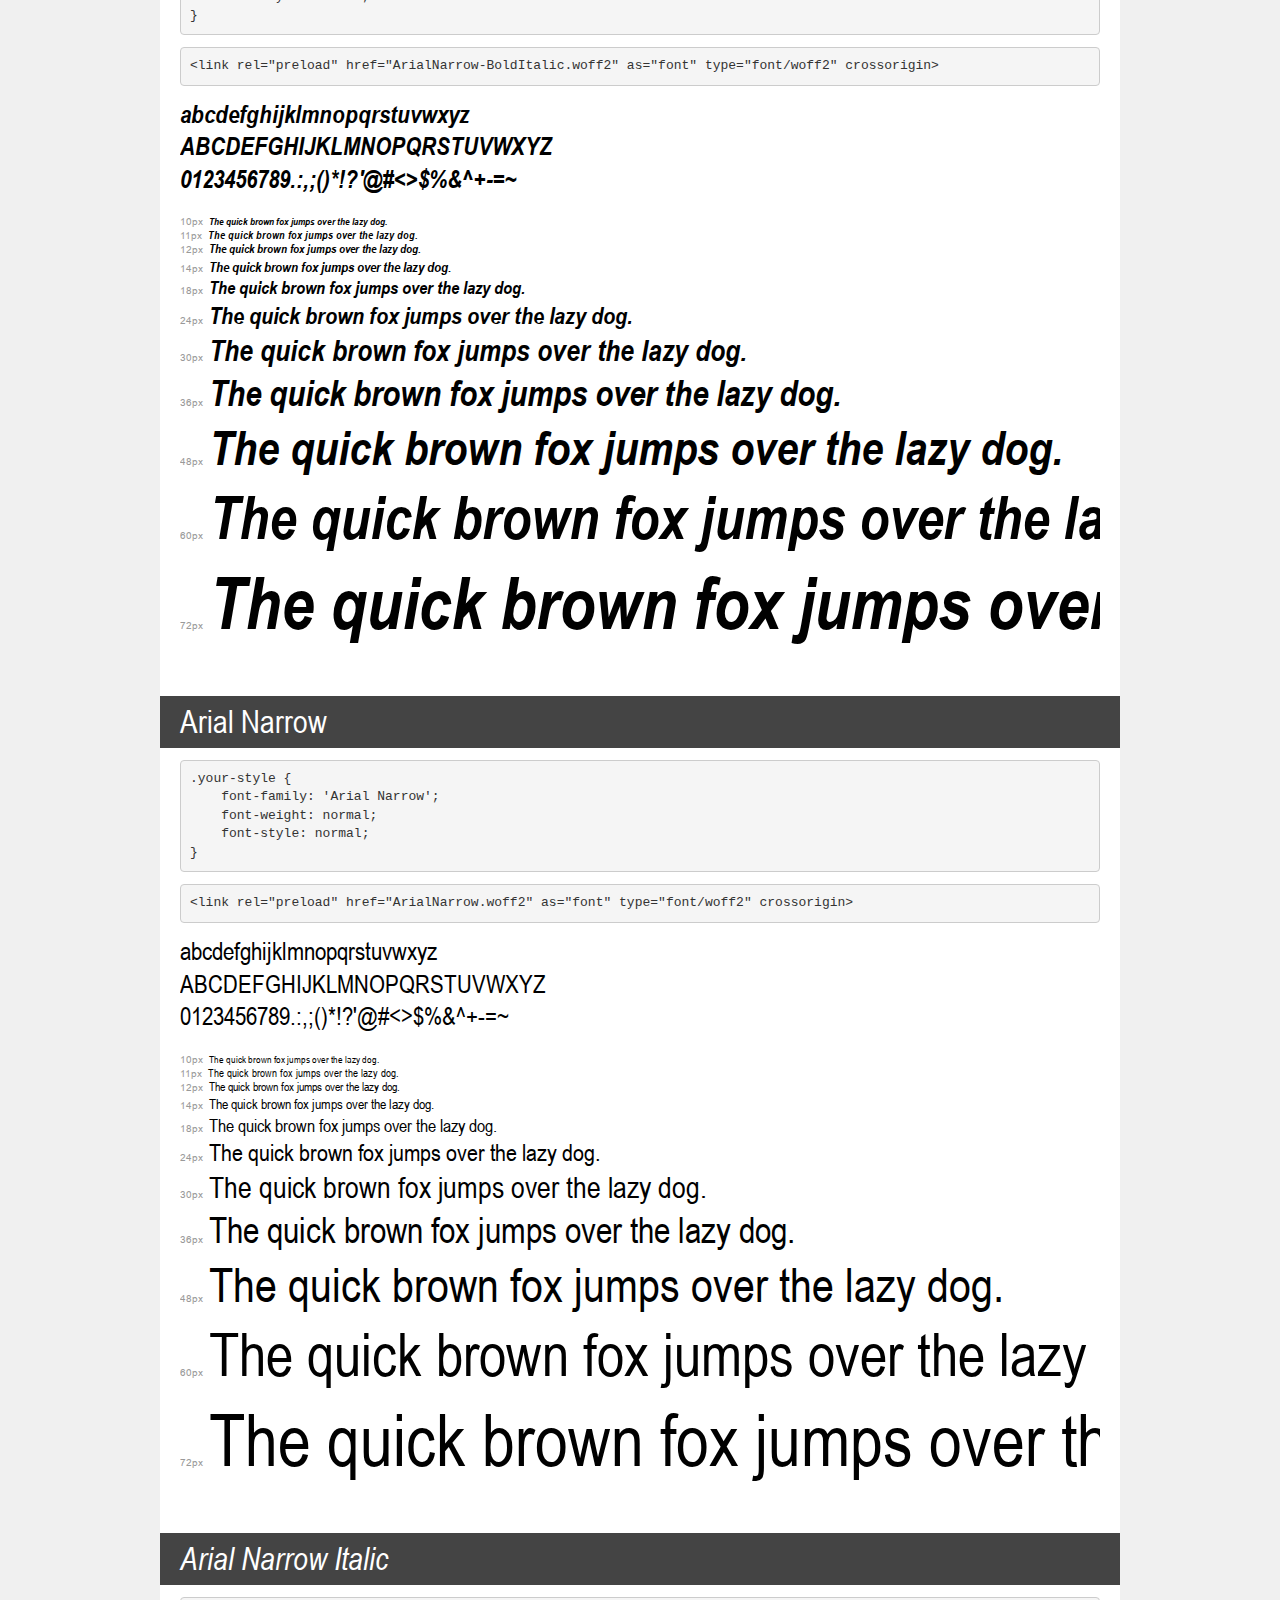
<file: app/assets/fonts/arial/demo.html>
<!DOCTYPE html>
<html lang="en">
<head>
    <meta charset="utf-8">
    <meta http-equiv="X-UA-Compatible" content="IE=edge">
    <meta name="viewport" content="width=device-width, initial-scale=1">
    <meta name="robots" content="noindex, noarchive">
    <meta name="format-detection" content="telephone=no">
    <title>Transfonter demo</title>
    <link href="stylesheet.css" rel="stylesheet">
    <style>
        /*
        http://meyerweb.com/eric/tools/css/reset/
        v2.0 | 20110126
        License: none (public domain)
        */
        html, body, div, span, applet, object, iframe,
        h1, h2, h3, h4, h5, h6, p, blockquote, pre,
        a, abbr, acronym, address, big, cite, code,
        del, dfn, em, img, ins, kbd, q, s, samp,
        small, strike, strong, sub, sup, tt, var,
        b, u, i, center,
        dl, dt, dd, ol, ul, li,
        fieldset, form, label, legend,
        table, caption, tbody, tfoot, thead, tr, th, td,
        article, aside, canvas, details, embed,
        figure, figcaption, footer, header, hgroup,
        menu, nav, output, ruby, section, summary,
        time, mark, audio, video {
            margin: 0;
            padding: 0;
            border: 0;
            font-size: 100%;
            font: inherit;
            vertical-align: baseline;
        }
        /* HTML5 display-role reset for older browsers */
        article, aside, details, figcaption, figure,
        footer, header, hgroup, menu, nav, section {
            display: block;
        }
        body {
            line-height: 1;
        }
        ol, ul {
            list-style: none;
        }
        blockquote, q {
            quotes: none;
        }
        blockquote:before, blockquote:after,
        q:before, q:after {
            content: '';
            content: none;
        }
        table {
            border-collapse: collapse;
            border-spacing: 0;
        }
        /* demo styles */
        body {
            background: #f0f0f0;
            color: #000;
        }
        .page {
            background: #fff;
            width: 920px;
            margin: 0 auto;
            padding: 20px 20px 0 20px;
            overflow: hidden;
        }
        .font-container {
            overflow-x: auto;
            overflow-y: hidden;
            margin-bottom: 40px;
            line-height: 1.3;
            white-space: nowrap;
            padding-bottom: 5px;
        }
        h1 {
            position: relative;
            background: #444;
            font-size: 32px;
            color: #fff;
            padding: 10px 20px;
            margin: 0 -20px 12px -20px;
        }
        .letters {
            font-size: 25px;
            margin-bottom: 20px;
        }
        .s10:before {
            content: '10px';
        }
        .s11:before {
            content: '11px';
        }
        .s12:before {
            content: '12px';
        }
        .s14:before {
            content: '14px';
        }
        .s18:before {
            content: '18px';
        }
        .s24:before {
            content: '24px';
        }
        .s30:before {
            content: '30px';
        }
        .s36:before {
            content: '36px';
        }
        .s48:before {
            content: '48px';
        }
        .s60:before {
            content: '60px';
        }
        .s72:before {
            content: '72px';
        }
        .s10:before, .s11:before, .s12:before, .s14:before,
        .s18:before, .s24:before, .s30:before, .s36:before,
        .s48:before, .s60:before, .s72:before {
            font-family: Arial, sans-serif;
            font-size: 10px;
            font-weight: normal;
            font-style: normal;
            color: #999;
            padding-right: 6px;
        }
        pre {
            display: block;
            padding: 9px;
            margin: 0 0 12px;
            font-family: Monaco, Menlo, Consolas, "Courier New", monospace;
            font-size: 13px;
            line-height: 1.428571429;
            color: #333;
            font-weight: normal;
            font-style: normal;
            background-color: #f5f5f5;
            border: 1px solid #ccc;
            overflow-x: auto;
            border-radius: 4px;
        }
        /* responsive */
        @media (max-width: 959px) {
            .page {
                width: auto;
                margin: 0;
            }
        }
    </style>
</head>
<body>
<div class="page">
    <div class="demo">
        <h1 style="font-family: 'Arial'; font-weight: bold; font-style: normal;">Arial Bold</h1>
        <pre title="Usage">.your-style {
    font-family: 'Arial';
    font-weight: bold;
    font-style: normal;
}</pre>
        <pre title="Preload (optional)">
&lt;link rel=&quot;preload&quot; href=&quot;Arial-BoldMT.woff2&quot; as=&quot;font&quot; type=&quot;font/woff2&quot; crossorigin&gt;</pre>
        <div class="font-container" style="font-family: 'Arial'; font-weight: bold; font-style: normal;">
            <p class="letters">
                abcdefghijklmnopqrstuvwxyz<br>
ABCDEFGHIJKLMNOPQRSTUVWXYZ<br>
                0123456789.:,;()*!?'@#&lt;&gt;$%&^+-=~
            </p>
            <p class="s10" style="font-size: 10px;">The quick brown fox jumps over the lazy dog.</p>
            <p class="s11" style="font-size: 11px;">The quick brown fox jumps over the lazy dog.</p>
            <p class="s12" style="font-size: 12px;">The quick brown fox jumps over the lazy dog.</p>
            <p class="s14" style="font-size: 14px;">The quick brown fox jumps over the lazy dog.</p>
            <p class="s18" style="font-size: 18px;">The quick brown fox jumps over the lazy dog.</p>
            <p class="s24" style="font-size: 24px;">The quick brown fox jumps over the lazy dog.</p>
            <p class="s30" style="font-size: 30px;">The quick brown fox jumps over the lazy dog.</p>
            <p class="s36" style="font-size: 36px;">The quick brown fox jumps over the lazy dog.</p>
            <p class="s48" style="font-size: 48px;">The quick brown fox jumps over the lazy dog.</p>
            <p class="s60" style="font-size: 60px;">The quick brown fox jumps over the lazy dog.</p>
            <p class="s72" style="font-size: 72px;">The quick brown fox jumps over the lazy dog.</p>
        </div>
    </div>

    <div class="demo">
        <h1 style="font-family: 'Arial'; font-weight: bold; font-style: normal;">Arial Bold</h1>
        <pre title="Usage">.your-style {
    font-family: 'Arial';
    font-weight: bold;
    font-style: normal;
}</pre>
        <pre title="Preload (optional)">
&lt;link rel=&quot;preload&quot; href=&quot;Arial-BoldMT.woff2&quot; as=&quot;font&quot; type=&quot;font/woff2&quot; crossorigin&gt;</pre>
        <div class="font-container" style="font-family: 'Arial'; font-weight: bold; font-style: normal;">
            <p class="letters">
                abcdefghijklmnopqrstuvwxyz<br>
ABCDEFGHIJKLMNOPQRSTUVWXYZ<br>
                0123456789.:,;()*!?'@#&lt;&gt;$%&^+-=~
            </p>
            <p class="s10" style="font-size: 10px;">The quick brown fox jumps over the lazy dog.</p>
            <p class="s11" style="font-size: 11px;">The quick brown fox jumps over the lazy dog.</p>
            <p class="s12" style="font-size: 12px;">The quick brown fox jumps over the lazy dog.</p>
            <p class="s14" style="font-size: 14px;">The quick brown fox jumps over the lazy dog.</p>
            <p class="s18" style="font-size: 18px;">The quick brown fox jumps over the lazy dog.</p>
            <p class="s24" style="font-size: 24px;">The quick brown fox jumps over the lazy dog.</p>
            <p class="s30" style="font-size: 30px;">The quick brown fox jumps over the lazy dog.</p>
            <p class="s36" style="font-size: 36px;">The quick brown fox jumps over the lazy dog.</p>
            <p class="s48" style="font-size: 48px;">The quick brown fox jumps over the lazy dog.</p>
            <p class="s60" style="font-size: 60px;">The quick brown fox jumps over the lazy dog.</p>
            <p class="s72" style="font-size: 72px;">The quick brown fox jumps over the lazy dog.</p>
        </div>
    </div>

    <div class="demo">
        <h1 style="font-family: 'Arial'; font-weight: normal; font-style: normal;">Arial</h1>
        <pre title="Usage">.your-style {
    font-family: 'Arial';
    font-weight: normal;
    font-style: normal;
}</pre>
        <pre title="Preload (optional)">
&lt;link rel=&quot;preload&quot; href=&quot;ArialMT.woff2&quot; as=&quot;font&quot; type=&quot;font/woff2&quot; crossorigin&gt;</pre>
        <div class="font-container" style="font-family: 'Arial'; font-weight: normal; font-style: normal;">
            <p class="letters">
                abcdefghijklmnopqrstuvwxyz<br>
ABCDEFGHIJKLMNOPQRSTUVWXYZ<br>
                0123456789.:,;()*!?'@#&lt;&gt;$%&^+-=~
            </p>
            <p class="s10" style="font-size: 10px;">The quick brown fox jumps over the lazy dog.</p>
            <p class="s11" style="font-size: 11px;">The quick brown fox jumps over the lazy dog.</p>
            <p class="s12" style="font-size: 12px;">The quick brown fox jumps over the lazy dog.</p>
            <p class="s14" style="font-size: 14px;">The quick brown fox jumps over the lazy dog.</p>
            <p class="s18" style="font-size: 18px;">The quick brown fox jumps over the lazy dog.</p>
            <p class="s24" style="font-size: 24px;">The quick brown fox jumps over the lazy dog.</p>
            <p class="s30" style="font-size: 30px;">The quick brown fox jumps over the lazy dog.</p>
            <p class="s36" style="font-size: 36px;">The quick brown fox jumps over the lazy dog.</p>
            <p class="s48" style="font-size: 48px;">The quick brown fox jumps over the lazy dog.</p>
            <p class="s60" style="font-size: 60px;">The quick brown fox jumps over the lazy dog.</p>
            <p class="s72" style="font-size: 72px;">The quick brown fox jumps over the lazy dog.</p>
        </div>
    </div>

    <div class="demo">
        <h1 style="font-family: 'Arial'; font-weight: 900; font-style: italic;">Arial Black Italic</h1>
        <pre title="Usage">.your-style {
    font-family: 'Arial';
    font-weight: 900;
    font-style: italic;
}</pre>
        <pre title="Preload (optional)">
&lt;link rel=&quot;preload&quot; href=&quot;Arial-BlackItalic.woff2&quot; as=&quot;font&quot; type=&quot;font/woff2&quot; crossorigin&gt;</pre>
        <div class="font-container" style="font-family: 'Arial'; font-weight: 900; font-style: italic;">
            <p class="letters">
                abcdefghijklmnopqrstuvwxyz<br>
ABCDEFGHIJKLMNOPQRSTUVWXYZ<br>
                0123456789.:,;()*!?'@#&lt;&gt;$%&^+-=~
            </p>
            <p class="s10" style="font-size: 10px;">The quick brown fox jumps over the lazy dog.</p>
            <p class="s11" style="font-size: 11px;">The quick brown fox jumps over the lazy dog.</p>
            <p class="s12" style="font-size: 12px;">The quick brown fox jumps over the lazy dog.</p>
            <p class="s14" style="font-size: 14px;">The quick brown fox jumps over the lazy dog.</p>
            <p class="s18" style="font-size: 18px;">The quick brown fox jumps over the lazy dog.</p>
            <p class="s24" style="font-size: 24px;">The quick brown fox jumps over the lazy dog.</p>
            <p class="s30" style="font-size: 30px;">The quick brown fox jumps over the lazy dog.</p>
            <p class="s36" style="font-size: 36px;">The quick brown fox jumps over the lazy dog.</p>
            <p class="s48" style="font-size: 48px;">The quick brown fox jumps over the lazy dog.</p>
            <p class="s60" style="font-size: 60px;">The quick brown fox jumps over the lazy dog.</p>
            <p class="s72" style="font-size: 72px;">The quick brown fox jumps over the lazy dog.</p>
        </div>
    </div>

    <div class="demo">
        <h1 style="font-family: 'Arial CE MT'; font-weight: 900; font-style: normal;">Arial CE MT Black</h1>
        <pre title="Usage">.your-style {
    font-family: 'Arial CE MT';
    font-weight: 900;
    font-style: normal;
}</pre>
        <pre title="Preload (optional)">
&lt;link rel=&quot;preload&quot; href=&quot;ArialCEMTBlack-Regular.woff2&quot; as=&quot;font&quot; type=&quot;font/woff2&quot; crossorigin&gt;</pre>
        <div class="font-container" style="font-family: 'Arial CE MT'; font-weight: 900; font-style: normal;">
            <p class="letters">
                abcdefghijklmnopqrstuvwxyz<br>
ABCDEFGHIJKLMNOPQRSTUVWXYZ<br>
                0123456789.:,;()*!?'@#&lt;&gt;$%&^+-=~
            </p>
            <p class="s10" style="font-size: 10px;">The quick brown fox jumps over the lazy dog.</p>
            <p class="s11" style="font-size: 11px;">The quick brown fox jumps over the lazy dog.</p>
            <p class="s12" style="font-size: 12px;">The quick brown fox jumps over the lazy dog.</p>
            <p class="s14" style="font-size: 14px;">The quick brown fox jumps over the lazy dog.</p>
            <p class="s18" style="font-size: 18px;">The quick brown fox jumps over the lazy dog.</p>
            <p class="s24" style="font-size: 24px;">The quick brown fox jumps over the lazy dog.</p>
            <p class="s30" style="font-size: 30px;">The quick brown fox jumps over the lazy dog.</p>
            <p class="s36" style="font-size: 36px;">The quick brown fox jumps over the lazy dog.</p>
            <p class="s48" style="font-size: 48px;">The quick brown fox jumps over the lazy dog.</p>
            <p class="s60" style="font-size: 60px;">The quick brown fox jumps over the lazy dog.</p>
            <p class="s72" style="font-size: 72px;">The quick brown fox jumps over the lazy dog.</p>
        </div>
    </div>

    <div class="demo">
        <h1 style="font-family: 'Arial CE'; font-weight: 100; font-style: normal;">Arial CE Bold</h1>
        <pre title="Usage">.your-style {
    font-family: 'Arial CE';
    font-weight: 100;
    font-style: normal;
}</pre>
        <pre title="Preload (optional)">
&lt;link rel=&quot;preload&quot; href=&quot;Arial-BoldMT.woff2&quot; as=&quot;font&quot; type=&quot;font/woff2&quot; crossorigin&gt;</pre>
        <div class="font-container" style="font-family: 'Arial CE'; font-weight: 100; font-style: normal;">
            <p class="letters">
                abcdefghijklmnopqrstuvwxyz<br>
ABCDEFGHIJKLMNOPQRSTUVWXYZ<br>
                0123456789.:,;()*!?'@#&lt;&gt;$%&^+-=~
            </p>
            <p class="s10" style="font-size: 10px;">The quick brown fox jumps over the lazy dog.</p>
            <p class="s11" style="font-size: 11px;">The quick brown fox jumps over the lazy dog.</p>
            <p class="s12" style="font-size: 12px;">The quick brown fox jumps over the lazy dog.</p>
            <p class="s14" style="font-size: 14px;">The quick brown fox jumps over the lazy dog.</p>
            <p class="s18" style="font-size: 18px;">The quick brown fox jumps over the lazy dog.</p>
            <p class="s24" style="font-size: 24px;">The quick brown fox jumps over the lazy dog.</p>
            <p class="s30" style="font-size: 30px;">The quick brown fox jumps over the lazy dog.</p>
            <p class="s36" style="font-size: 36px;">The quick brown fox jumps over the lazy dog.</p>
            <p class="s48" style="font-size: 48px;">The quick brown fox jumps over the lazy dog.</p>
            <p class="s60" style="font-size: 60px;">The quick brown fox jumps over the lazy dog.</p>
            <p class="s72" style="font-size: 72px;">The quick brown fox jumps over the lazy dog.</p>
        </div>
    </div>

    <div class="demo">
        <h1 style="font-family: 'Arial CE'; font-weight: 500; font-style: normal;">ArialCE</h1>
        <pre title="Usage">.your-style {
    font-family: 'Arial CE';
    font-weight: 500;
    font-style: normal;
}</pre>
        <pre title="Preload (optional)">
&lt;link rel=&quot;preload&quot; href=&quot;ArialCE.woff2&quot; as=&quot;font&quot; type=&quot;font/woff2&quot; crossorigin&gt;</pre>
        <div class="font-container" style="font-family: 'Arial CE'; font-weight: 500; font-style: normal;">
            <p class="letters">
                abcdefghijklmnopqrstuvwxyz<br>
ABCDEFGHIJKLMNOPQRSTUVWXYZ<br>
                0123456789.:,;()*!?'@#&lt;&gt;$%&^+-=~
            </p>
            <p class="s10" style="font-size: 10px;">The quick brown fox jumps over the lazy dog.</p>
            <p class="s11" style="font-size: 11px;">The quick brown fox jumps over the lazy dog.</p>
            <p class="s12" style="font-size: 12px;">The quick brown fox jumps over the lazy dog.</p>
            <p class="s14" style="font-size: 14px;">The quick brown fox jumps over the lazy dog.</p>
            <p class="s18" style="font-size: 18px;">The quick brown fox jumps over the lazy dog.</p>
            <p class="s24" style="font-size: 24px;">The quick brown fox jumps over the lazy dog.</p>
            <p class="s30" style="font-size: 30px;">The quick brown fox jumps over the lazy dog.</p>
            <p class="s36" style="font-size: 36px;">The quick brown fox jumps over the lazy dog.</p>
            <p class="s48" style="font-size: 48px;">The quick brown fox jumps over the lazy dog.</p>
            <p class="s60" style="font-size: 60px;">The quick brown fox jumps over the lazy dog.</p>
            <p class="s72" style="font-size: 72px;">The quick brown fox jumps over the lazy dog.</p>
        </div>
    </div>

    <div class="demo">
        <h1 style="font-family: 'Arial'; font-weight: bold; font-style: italic;">Arial Bold Italic</h1>
        <pre title="Usage">.your-style {
    font-family: 'Arial';
    font-weight: bold;
    font-style: italic;
}</pre>
        <pre title="Preload (optional)">
&lt;link rel=&quot;preload&quot; href=&quot;Arial-BoldItalicMT.woff2&quot; as=&quot;font&quot; type=&quot;font/woff2&quot; crossorigin&gt;</pre>
        <div class="font-container" style="font-family: 'Arial'; font-weight: bold; font-style: italic;">
            <p class="letters">
                abcdefghijklmnopqrstuvwxyz<br>
ABCDEFGHIJKLMNOPQRSTUVWXYZ<br>
                0123456789.:,;()*!?'@#&lt;&gt;$%&^+-=~
            </p>
            <p class="s10" style="font-size: 10px;">The quick brown fox jumps over the lazy dog.</p>
            <p class="s11" style="font-size: 11px;">The quick brown fox jumps over the lazy dog.</p>
            <p class="s12" style="font-size: 12px;">The quick brown fox jumps over the lazy dog.</p>
            <p class="s14" style="font-size: 14px;">The quick brown fox jumps over the lazy dog.</p>
            <p class="s18" style="font-size: 18px;">The quick brown fox jumps over the lazy dog.</p>
            <p class="s24" style="font-size: 24px;">The quick brown fox jumps over the lazy dog.</p>
            <p class="s30" style="font-size: 30px;">The quick brown fox jumps over the lazy dog.</p>
            <p class="s36" style="font-size: 36px;">The quick brown fox jumps over the lazy dog.</p>
            <p class="s48" style="font-size: 48px;">The quick brown fox jumps over the lazy dog.</p>
            <p class="s60" style="font-size: 60px;">The quick brown fox jumps over the lazy dog.</p>
            <p class="s72" style="font-size: 72px;">The quick brown fox jumps over the lazy dog.</p>
        </div>
    </div>

    <div class="demo">
        <h1 style="font-family: 'Arial CE'; font-weight: bold; font-style: italic;">ArialCE-BoldItalic</h1>
        <pre title="Usage">.your-style {
    font-family: 'Arial CE';
    font-weight: bold;
    font-style: italic;
}</pre>
        <pre title="Preload (optional)">
&lt;link rel=&quot;preload&quot; href=&quot;ArialCE-BoldItalic.woff2&quot; as=&quot;font&quot; type=&quot;font/woff2&quot; crossorigin&gt;</pre>
        <div class="font-container" style="font-family: 'Arial CE'; font-weight: bold; font-style: italic;">
            <p class="letters">
                abcdefghijklmnopqrstuvwxyz<br>
ABCDEFGHIJKLMNOPQRSTUVWXYZ<br>
                0123456789.:,;()*!?'@#&lt;&gt;$%&^+-=~
            </p>
            <p class="s10" style="font-size: 10px;">The quick brown fox jumps over the lazy dog.</p>
            <p class="s11" style="font-size: 11px;">The quick brown fox jumps over the lazy dog.</p>
            <p class="s12" style="font-size: 12px;">The quick brown fox jumps over the lazy dog.</p>
            <p class="s14" style="font-size: 14px;">The quick brown fox jumps over the lazy dog.</p>
            <p class="s18" style="font-size: 18px;">The quick brown fox jumps over the lazy dog.</p>
            <p class="s24" style="font-size: 24px;">The quick brown fox jumps over the lazy dog.</p>
            <p class="s30" style="font-size: 30px;">The quick brown fox jumps over the lazy dog.</p>
            <p class="s36" style="font-size: 36px;">The quick brown fox jumps over the lazy dog.</p>
            <p class="s48" style="font-size: 48px;">The quick brown fox jumps over the lazy dog.</p>
            <p class="s60" style="font-size: 60px;">The quick brown fox jumps over the lazy dog.</p>
            <p class="s72" style="font-size: 72px;">The quick brown fox jumps over the lazy dog.</p>
        </div>
    </div>

    <div class="demo">
        <h1 style="font-family: 'Arial'; font-weight: bold; font-style: italic;">Arial Bold Italic</h1>
        <pre title="Usage">.your-style {
    font-family: 'Arial';
    font-weight: bold;
    font-style: italic;
}</pre>
        <pre title="Preload (optional)">
&lt;link rel=&quot;preload&quot; href=&quot;Arial-BoldItalicMT.woff2&quot; as=&quot;font&quot; type=&quot;font/woff2&quot; crossorigin&gt;</pre>
        <div class="font-container" style="font-family: 'Arial'; font-weight: bold; font-style: italic;">
            <p class="letters">
                abcdefghijklmnopqrstuvwxyz<br>
ABCDEFGHIJKLMNOPQRSTUVWXYZ<br>
                0123456789.:,;()*!?'@#&lt;&gt;$%&^+-=~
            </p>
            <p class="s10" style="font-size: 10px;">The quick brown fox jumps over the lazy dog.</p>
            <p class="s11" style="font-size: 11px;">The quick brown fox jumps over the lazy dog.</p>
            <p class="s12" style="font-size: 12px;">The quick brown fox jumps over the lazy dog.</p>
            <p class="s14" style="font-size: 14px;">The quick brown fox jumps over the lazy dog.</p>
            <p class="s18" style="font-size: 18px;">The quick brown fox jumps over the lazy dog.</p>
            <p class="s24" style="font-size: 24px;">The quick brown fox jumps over the lazy dog.</p>
            <p class="s30" style="font-size: 30px;">The quick brown fox jumps over the lazy dog.</p>
            <p class="s36" style="font-size: 36px;">The quick brown fox jumps over the lazy dog.</p>
            <p class="s48" style="font-size: 48px;">The quick brown fox jumps over the lazy dog.</p>
            <p class="s60" style="font-size: 60px;">The quick brown fox jumps over the lazy dog.</p>
            <p class="s72" style="font-size: 72px;">The quick brown fox jumps over the lazy dog.</p>
        </div>
    </div>

    <div class="demo">
        <h1 style="font-family: 'Arial CE'; font-weight: 500; font-style: italic;">ArialCE-Italic</h1>
        <pre title="Usage">.your-style {
    font-family: 'Arial CE';
    font-weight: 500;
    font-style: italic;
}</pre>
        <pre title="Preload (optional)">
&lt;link rel=&quot;preload&quot; href=&quot;ArialCE-Italic.woff2&quot; as=&quot;font&quot; type=&quot;font/woff2&quot; crossorigin&gt;</pre>
        <div class="font-container" style="font-family: 'Arial CE'; font-weight: 500; font-style: italic;">
            <p class="letters">
                abcdefghijklmnopqrstuvwxyz<br>
ABCDEFGHIJKLMNOPQRSTUVWXYZ<br>
                0123456789.:,;()*!?'@#&lt;&gt;$%&^+-=~
            </p>
            <p class="s10" style="font-size: 10px;">The quick brown fox jumps over the lazy dog.</p>
            <p class="s11" style="font-size: 11px;">The quick brown fox jumps over the lazy dog.</p>
            <p class="s12" style="font-size: 12px;">The quick brown fox jumps over the lazy dog.</p>
            <p class="s14" style="font-size: 14px;">The quick brown fox jumps over the lazy dog.</p>
            <p class="s18" style="font-size: 18px;">The quick brown fox jumps over the lazy dog.</p>
            <p class="s24" style="font-size: 24px;">The quick brown fox jumps over the lazy dog.</p>
            <p class="s30" style="font-size: 30px;">The quick brown fox jumps over the lazy dog.</p>
            <p class="s36" style="font-size: 36px;">The quick brown fox jumps over the lazy dog.</p>
            <p class="s48" style="font-size: 48px;">The quick brown fox jumps over the lazy dog.</p>
            <p class="s60" style="font-size: 60px;">The quick brown fox jumps over the lazy dog.</p>
            <p class="s72" style="font-size: 72px;">The quick brown fox jumps over the lazy dog.</p>
        </div>
    </div>

    <div class="demo">
        <h1 style="font-family: 'Arial'; font-weight: 300; font-style: normal;">Arial-Lgt</h1>
        <pre title="Usage">.your-style {
    font-family: 'Arial';
    font-weight: 300;
    font-style: normal;
}</pre>
        <pre title="Preload (optional)">
&lt;link rel=&quot;preload&quot; href=&quot;Arial-Lgt.woff2&quot; as=&quot;font&quot; type=&quot;font/woff2&quot; crossorigin&gt;</pre>
        <div class="font-container" style="font-family: 'Arial'; font-weight: 300; font-style: normal;">
            <p class="letters">
                abcdefghijklmnopqrstuvwxyz<br>
ABCDEFGHIJKLMNOPQRSTUVWXYZ<br>
                0123456789.:,;()*!?'@#&lt;&gt;$%&^+-=~
            </p>
            <p class="s10" style="font-size: 10px;">The quick brown fox jumps over the lazy dog.</p>
            <p class="s11" style="font-size: 11px;">The quick brown fox jumps over the lazy dog.</p>
            <p class="s12" style="font-size: 12px;">The quick brown fox jumps over the lazy dog.</p>
            <p class="s14" style="font-size: 14px;">The quick brown fox jumps over the lazy dog.</p>
            <p class="s18" style="font-size: 18px;">The quick brown fox jumps over the lazy dog.</p>
            <p class="s24" style="font-size: 24px;">The quick brown fox jumps over the lazy dog.</p>
            <p class="s30" style="font-size: 30px;">The quick brown fox jumps over the lazy dog.</p>
            <p class="s36" style="font-size: 36px;">The quick brown fox jumps over the lazy dog.</p>
            <p class="s48" style="font-size: 48px;">The quick brown fox jumps over the lazy dog.</p>
            <p class="s60" style="font-size: 60px;">The quick brown fox jumps over the lazy dog.</p>
            <p class="s72" style="font-size: 72px;">The quick brown fox jumps over the lazy dog.</p>
        </div>
    </div>

    <div class="demo">
        <h1 style="font-family: 'Arial'; font-weight: 300; font-style: italic;">Arial-LgtItl</h1>
        <pre title="Usage">.your-style {
    font-family: 'Arial';
    font-weight: 300;
    font-style: italic;
}</pre>
        <pre title="Preload (optional)">
&lt;link rel=&quot;preload&quot; href=&quot;Arial-LgtItl.woff2&quot; as=&quot;font&quot; type=&quot;font/woff2&quot; crossorigin&gt;</pre>
        <div class="font-container" style="font-family: 'Arial'; font-weight: 300; font-style: italic;">
            <p class="letters">
                abcdefghijklmnopqrstuvwxyz<br>
ABCDEFGHIJKLMNOPQRSTUVWXYZ<br>
                0123456789.:,;()*!?'@#&lt;&gt;$%&^+-=~
            </p>
            <p class="s10" style="font-size: 10px;">The quick brown fox jumps over the lazy dog.</p>
            <p class="s11" style="font-size: 11px;">The quick brown fox jumps over the lazy dog.</p>
            <p class="s12" style="font-size: 12px;">The quick brown fox jumps over the lazy dog.</p>
            <p class="s14" style="font-size: 14px;">The quick brown fox jumps over the lazy dog.</p>
            <p class="s18" style="font-size: 18px;">The quick brown fox jumps over the lazy dog.</p>
            <p class="s24" style="font-size: 24px;">The quick brown fox jumps over the lazy dog.</p>
            <p class="s30" style="font-size: 30px;">The quick brown fox jumps over the lazy dog.</p>
            <p class="s36" style="font-size: 36px;">The quick brown fox jumps over the lazy dog.</p>
            <p class="s48" style="font-size: 48px;">The quick brown fox jumps over the lazy dog.</p>
            <p class="s60" style="font-size: 60px;">The quick brown fox jumps over the lazy dog.</p>
            <p class="s72" style="font-size: 72px;">The quick brown fox jumps over the lazy dog.</p>
        </div>
    </div>

    <div class="demo">
        <h1 style="font-family: 'Arial'; font-weight: normal; font-style: italic;">Arial Italic</h1>
        <pre title="Usage">.your-style {
    font-family: 'Arial';
    font-weight: normal;
    font-style: italic;
}</pre>
        <pre title="Preload (optional)">
&lt;link rel=&quot;preload&quot; href=&quot;Arial-ItalicMT.woff2&quot; as=&quot;font&quot; type=&quot;font/woff2&quot; crossorigin&gt;</pre>
        <div class="font-container" style="font-family: 'Arial'; font-weight: normal; font-style: italic;">
            <p class="letters">
                abcdefghijklmnopqrstuvwxyz<br>
ABCDEFGHIJKLMNOPQRSTUVWXYZ<br>
                0123456789.:,;()*!?'@#&lt;&gt;$%&^+-=~
            </p>
            <p class="s10" style="font-size: 10px;">The quick brown fox jumps over the lazy dog.</p>
            <p class="s11" style="font-size: 11px;">The quick brown fox jumps over the lazy dog.</p>
            <p class="s12" style="font-size: 12px;">The quick brown fox jumps over the lazy dog.</p>
            <p class="s14" style="font-size: 14px;">The quick brown fox jumps over the lazy dog.</p>
            <p class="s18" style="font-size: 18px;">The quick brown fox jumps over the lazy dog.</p>
            <p class="s24" style="font-size: 24px;">The quick brown fox jumps over the lazy dog.</p>
            <p class="s30" style="font-size: 30px;">The quick brown fox jumps over the lazy dog.</p>
            <p class="s36" style="font-size: 36px;">The quick brown fox jumps over the lazy dog.</p>
            <p class="s48" style="font-size: 48px;">The quick brown fox jumps over the lazy dog.</p>
            <p class="s60" style="font-size: 60px;">The quick brown fox jumps over the lazy dog.</p>
            <p class="s72" style="font-size: 72px;">The quick brown fox jumps over the lazy dog.</p>
        </div>
    </div>

    <div class="demo">
        <h1 style="font-family: 'Arial'; font-weight: normal; font-style: italic;">Arial Italic</h1>
        <pre title="Usage">.your-style {
    font-family: 'Arial';
    font-weight: normal;
    font-style: italic;
}</pre>
        <pre title="Preload (optional)">
&lt;link rel=&quot;preload&quot; href=&quot;Arial-ItalicMT.woff2&quot; as=&quot;font&quot; type=&quot;font/woff2&quot; crossorigin&gt;</pre>
        <div class="font-container" style="font-family: 'Arial'; font-weight: normal; font-style: italic;">
            <p class="letters">
                abcdefghijklmnopqrstuvwxyz<br>
ABCDEFGHIJKLMNOPQRSTUVWXYZ<br>
                0123456789.:,;()*!?'@#&lt;&gt;$%&^+-=~
            </p>
            <p class="s10" style="font-size: 10px;">The quick brown fox jumps over the lazy dog.</p>
            <p class="s11" style="font-size: 11px;">The quick brown fox jumps over the lazy dog.</p>
            <p class="s12" style="font-size: 12px;">The quick brown fox jumps over the lazy dog.</p>
            <p class="s14" style="font-size: 14px;">The quick brown fox jumps over the lazy dog.</p>
            <p class="s18" style="font-size: 18px;">The quick brown fox jumps over the lazy dog.</p>
            <p class="s24" style="font-size: 24px;">The quick brown fox jumps over the lazy dog.</p>
            <p class="s30" style="font-size: 30px;">The quick brown fox jumps over the lazy dog.</p>
            <p class="s36" style="font-size: 36px;">The quick brown fox jumps over the lazy dog.</p>
            <p class="s48" style="font-size: 48px;">The quick brown fox jumps over the lazy dog.</p>
            <p class="s60" style="font-size: 60px;">The quick brown fox jumps over the lazy dog.</p>
            <p class="s72" style="font-size: 72px;">The quick brown fox jumps over the lazy dog.</p>
        </div>
    </div>

    <div class="demo">
        <h1 style="font-family: 'Arial'; font-weight: 500; font-style: italic;">Arial-MdmItl</h1>
        <pre title="Usage">.your-style {
    font-family: 'Arial';
    font-weight: 500;
    font-style: italic;
}</pre>
        <pre title="Preload (optional)">
&lt;link rel=&quot;preload&quot; href=&quot;Arial-MdmItl.woff2&quot; as=&quot;font&quot; type=&quot;font/woff2&quot; crossorigin&gt;</pre>
        <div class="font-container" style="font-family: 'Arial'; font-weight: 500; font-style: italic;">
            <p class="letters">
                abcdefghijklmnopqrstuvwxyz<br>
ABCDEFGHIJKLMNOPQRSTUVWXYZ<br>
                0123456789.:,;()*!?'@#&lt;&gt;$%&^+-=~
            </p>
            <p class="s10" style="font-size: 10px;">The quick brown fox jumps over the lazy dog.</p>
            <p class="s11" style="font-size: 11px;">The quick brown fox jumps over the lazy dog.</p>
            <p class="s12" style="font-size: 12px;">The quick brown fox jumps over the lazy dog.</p>
            <p class="s14" style="font-size: 14px;">The quick brown fox jumps over the lazy dog.</p>
            <p class="s18" style="font-size: 18px;">The quick brown fox jumps over the lazy dog.</p>
            <p class="s24" style="font-size: 24px;">The quick brown fox jumps over the lazy dog.</p>
            <p class="s30" style="font-size: 30px;">The quick brown fox jumps over the lazy dog.</p>
            <p class="s36" style="font-size: 36px;">The quick brown fox jumps over the lazy dog.</p>
            <p class="s48" style="font-size: 48px;">The quick brown fox jumps over the lazy dog.</p>
            <p class="s60" style="font-size: 60px;">The quick brown fox jumps over the lazy dog.</p>
            <p class="s72" style="font-size: 72px;">The quick brown fox jumps over the lazy dog.</p>
        </div>
    </div>

    <div class="demo">
        <h1 style="font-family: 'Arial'; font-weight: 500; font-style: normal;">Arial-Mdm</h1>
        <pre title="Usage">.your-style {
    font-family: 'Arial';
    font-weight: 500;
    font-style: normal;
}</pre>
        <pre title="Preload (optional)">
&lt;link rel=&quot;preload&quot; href=&quot;Arial-Mdm.woff2&quot; as=&quot;font&quot; type=&quot;font/woff2&quot; crossorigin&gt;</pre>
        <div class="font-container" style="font-family: 'Arial'; font-weight: 500; font-style: normal;">
            <p class="letters">
                abcdefghijklmnopqrstuvwxyz<br>
ABCDEFGHIJKLMNOPQRSTUVWXYZ<br>
                0123456789.:,;()*!?'@#&lt;&gt;$%&^+-=~
            </p>
            <p class="s10" style="font-size: 10px;">The quick brown fox jumps over the lazy dog.</p>
            <p class="s11" style="font-size: 11px;">The quick brown fox jumps over the lazy dog.</p>
            <p class="s12" style="font-size: 12px;">The quick brown fox jumps over the lazy dog.</p>
            <p class="s14" style="font-size: 14px;">The quick brown fox jumps over the lazy dog.</p>
            <p class="s18" style="font-size: 18px;">The quick brown fox jumps over the lazy dog.</p>
            <p class="s24" style="font-size: 24px;">The quick brown fox jumps over the lazy dog.</p>
            <p class="s30" style="font-size: 30px;">The quick brown fox jumps over the lazy dog.</p>
            <p class="s36" style="font-size: 36px;">The quick brown fox jumps over the lazy dog.</p>
            <p class="s48" style="font-size: 48px;">The quick brown fox jumps over the lazy dog.</p>
            <p class="s60" style="font-size: 60px;">The quick brown fox jumps over the lazy dog.</p>
            <p class="s72" style="font-size: 72px;">The quick brown fox jumps over the lazy dog.</p>
        </div>
    </div>

    <div class="demo">
        <h1 style="font-family: 'Arial Narrow'; font-weight: bold; font-style: italic;">Arial Narrow Bold Italic</h1>
        <pre title="Usage">.your-style {
    font-family: 'Arial Narrow';
    font-weight: bold;
    font-style: italic;
}</pre>
        <pre title="Preload (optional)">
&lt;link rel=&quot;preload&quot; href=&quot;ArialNarrow-BoldItalic.woff2&quot; as=&quot;font&quot; type=&quot;font/woff2&quot; crossorigin&gt;</pre>
        <div class="font-container" style="font-family: 'Arial Narrow'; font-weight: bold; font-style: italic;">
            <p class="letters">
                abcdefghijklmnopqrstuvwxyz<br>
ABCDEFGHIJKLMNOPQRSTUVWXYZ<br>
                0123456789.:,;()*!?'@#&lt;&gt;$%&^+-=~
            </p>
            <p class="s10" style="font-size: 10px;">The quick brown fox jumps over the lazy dog.</p>
            <p class="s11" style="font-size: 11px;">The quick brown fox jumps over the lazy dog.</p>
            <p class="s12" style="font-size: 12px;">The quick brown fox jumps over the lazy dog.</p>
            <p class="s14" style="font-size: 14px;">The quick brown fox jumps over the lazy dog.</p>
            <p class="s18" style="font-size: 18px;">The quick brown fox jumps over the lazy dog.</p>
            <p class="s24" style="font-size: 24px;">The quick brown fox jumps over the lazy dog.</p>
            <p class="s30" style="font-size: 30px;">The quick brown fox jumps over the lazy dog.</p>
            <p class="s36" style="font-size: 36px;">The quick brown fox jumps over the lazy dog.</p>
            <p class="s48" style="font-size: 48px;">The quick brown fox jumps over the lazy dog.</p>
            <p class="s60" style="font-size: 60px;">The quick brown fox jumps over the lazy dog.</p>
            <p class="s72" style="font-size: 72px;">The quick brown fox jumps over the lazy dog.</p>
        </div>
    </div>

    <div class="demo">
        <h1 style="font-family: 'Arial Narrow'; font-weight: normal; font-style: normal;">Arial Narrow</h1>
        <pre title="Usage">.your-style {
    font-family: 'Arial Narrow';
    font-weight: normal;
    font-style: normal;
}</pre>
        <pre title="Preload (optional)">
&lt;link rel=&quot;preload&quot; href=&quot;ArialNarrow.woff2&quot; as=&quot;font&quot; type=&quot;font/woff2&quot; crossorigin&gt;</pre>
        <div class="font-container" style="font-family: 'Arial Narrow'; font-weight: normal; font-style: normal;">
            <p class="letters">
                abcdefghijklmnopqrstuvwxyz<br>
ABCDEFGHIJKLMNOPQRSTUVWXYZ<br>
                0123456789.:,;()*!?'@#&lt;&gt;$%&^+-=~
            </p>
            <p class="s10" style="font-size: 10px;">The quick brown fox jumps over the lazy dog.</p>
            <p class="s11" style="font-size: 11px;">The quick brown fox jumps over the lazy dog.</p>
            <p class="s12" style="font-size: 12px;">The quick brown fox jumps over the lazy dog.</p>
            <p class="s14" style="font-size: 14px;">The quick brown fox jumps over the lazy dog.</p>
            <p class="s18" style="font-size: 18px;">The quick brown fox jumps over the lazy dog.</p>
            <p class="s24" style="font-size: 24px;">The quick brown fox jumps over the lazy dog.</p>
            <p class="s30" style="font-size: 30px;">The quick brown fox jumps over the lazy dog.</p>
            <p class="s36" style="font-size: 36px;">The quick brown fox jumps over the lazy dog.</p>
            <p class="s48" style="font-size: 48px;">The quick brown fox jumps over the lazy dog.</p>
            <p class="s60" style="font-size: 60px;">The quick brown fox jumps over the lazy dog.</p>
            <p class="s72" style="font-size: 72px;">The quick brown fox jumps over the lazy dog.</p>
        </div>
    </div>

    <div class="demo">
        <h1 style="font-family: 'Arial Narrow'; font-weight: normal; font-style: italic;">Arial Narrow Italic</h1>
        <pre title="Usage">.your-style {
    font-family: 'Arial Narrow';
    font-weight: normal;
    font-style: italic;
}</pre>
        <pre title="Preload (optional)">
&lt;link rel=&quot;preload&quot; href=&quot;ArialNarrow-Italic.woff2&quot; as=&quot;font&quot; type=&quot;font/woff2&quot; crossorigin&gt;</pre>
        <div class="font-container" style="font-family: 'Arial Narrow'; font-weight: normal; font-style: italic;">
            <p class="letters">
                abcdefghijklmnopqrstuvwxyz<br>
ABCDEFGHIJKLMNOPQRSTUVWXYZ<br>
                0123456789.:,;()*!?'@#&lt;&gt;$%&^+-=~
            </p>
            <p class="s10" style="font-size: 10px;">The quick brown fox jumps over the lazy dog.</p>
            <p class="s11" style="font-size: 11px;">The quick brown fox jumps over the lazy dog.</p>
            <p class="s12" style="font-size: 12px;">The quick brown fox jumps over the lazy dog.</p>
            <p class="s14" style="font-size: 14px;">The quick brown fox jumps over the lazy dog.</p>
            <p class="s18" style="font-size: 18px;">The quick brown fox jumps over the lazy dog.</p>
            <p class="s24" style="font-size: 24px;">The quick brown fox jumps over the lazy dog.</p>
            <p class="s30" style="font-size: 30px;">The quick brown fox jumps over the lazy dog.</p>
            <p class="s36" style="font-size: 36px;">The quick brown fox jumps over the lazy dog.</p>
            <p class="s48" style="font-size: 48px;">The quick brown fox jumps over the lazy dog.</p>
            <p class="s60" style="font-size: 60px;">The quick brown fox jumps over the lazy dog.</p>
            <p class="s72" style="font-size: 72px;">The quick brown fox jumps over the lazy dog.</p>
        </div>
    </div>

    <div class="demo">
        <h1 style="font-family: 'Arial'; font-weight: 900; font-style: normal;">Arial Black</h1>
        <pre title="Usage">.your-style {
    font-family: 'Arial';
    font-weight: 900;
    font-style: normal;
}</pre>
        <pre title="Preload (optional)">
&lt;link rel=&quot;preload&quot; href=&quot;Arial-Black.woff2&quot; as=&quot;font&quot; type=&quot;font/woff2&quot; crossorigin&gt;</pre>
        <div class="font-container" style="font-family: 'Arial'; font-weight: 900; font-style: normal;">
            <p class="letters">
                abcdefghijklmnopqrstuvwxyz<br>
ABCDEFGHIJKLMNOPQRSTUVWXYZ<br>
                0123456789.:,;()*!?'@#&lt;&gt;$%&^+-=~
            </p>
            <p class="s10" style="font-size: 10px;">The quick brown fox jumps over the lazy dog.</p>
            <p class="s11" style="font-size: 11px;">The quick brown fox jumps over the lazy dog.</p>
            <p class="s12" style="font-size: 12px;">The quick brown fox jumps over the lazy dog.</p>
            <p class="s14" style="font-size: 14px;">The quick brown fox jumps over the lazy dog.</p>
            <p class="s18" style="font-size: 18px;">The quick brown fox jumps over the lazy dog.</p>
            <p class="s24" style="font-size: 24px;">The quick brown fox jumps over the lazy dog.</p>
            <p class="s30" style="font-size: 30px;">The quick brown fox jumps over the lazy dog.</p>
            <p class="s36" style="font-size: 36px;">The quick brown fox jumps over the lazy dog.</p>
            <p class="s48" style="font-size: 48px;">The quick brown fox jumps over the lazy dog.</p>
            <p class="s60" style="font-size: 60px;">The quick brown fox jumps over the lazy dog.</p>
            <p class="s72" style="font-size: 72px;">The quick brown fox jumps over the lazy dog.</p>
        </div>
    </div>

    <div class="demo">
        <h1 style="font-family: 'Arial Narrow'; font-weight: bold; font-style: normal;">Arial Narrow Bold</h1>
        <pre title="Usage">.your-style {
    font-family: 'Arial Narrow';
    font-weight: bold;
    font-style: normal;
}</pre>
        <pre title="Preload (optional)">
&lt;link rel=&quot;preload&quot; href=&quot;ArialNarrow-Bold.woff2&quot; as=&quot;font&quot; type=&quot;font/woff2&quot; crossorigin&gt;</pre>
        <div class="font-container" style="font-family: 'Arial Narrow'; font-weight: bold; font-style: normal;">
            <p class="letters">
                abcdefghijklmnopqrstuvwxyz<br>
ABCDEFGHIJKLMNOPQRSTUVWXYZ<br>
                0123456789.:,;()*!?'@#&lt;&gt;$%&^+-=~
            </p>
            <p class="s10" style="font-size: 10px;">The quick brown fox jumps over the lazy dog.</p>
            <p class="s11" style="font-size: 11px;">The quick brown fox jumps over the lazy dog.</p>
            <p class="s12" style="font-size: 12px;">The quick brown fox jumps over the lazy dog.</p>
            <p class="s14" style="font-size: 14px;">The quick brown fox jumps over the lazy dog.</p>
            <p class="s18" style="font-size: 18px;">The quick brown fox jumps over the lazy dog.</p>
            <p class="s24" style="font-size: 24px;">The quick brown fox jumps over the lazy dog.</p>
            <p class="s30" style="font-size: 30px;">The quick brown fox jumps over the lazy dog.</p>
            <p class="s36" style="font-size: 36px;">The quick brown fox jumps over the lazy dog.</p>
            <p class="s48" style="font-size: 48px;">The quick brown fox jumps over the lazy dog.</p>
            <p class="s60" style="font-size: 60px;">The quick brown fox jumps over the lazy dog.</p>
            <p class="s72" style="font-size: 72px;">The quick brown fox jumps over the lazy dog.</p>
        </div>
    </div>

</div>
</body>
</html>
</file>
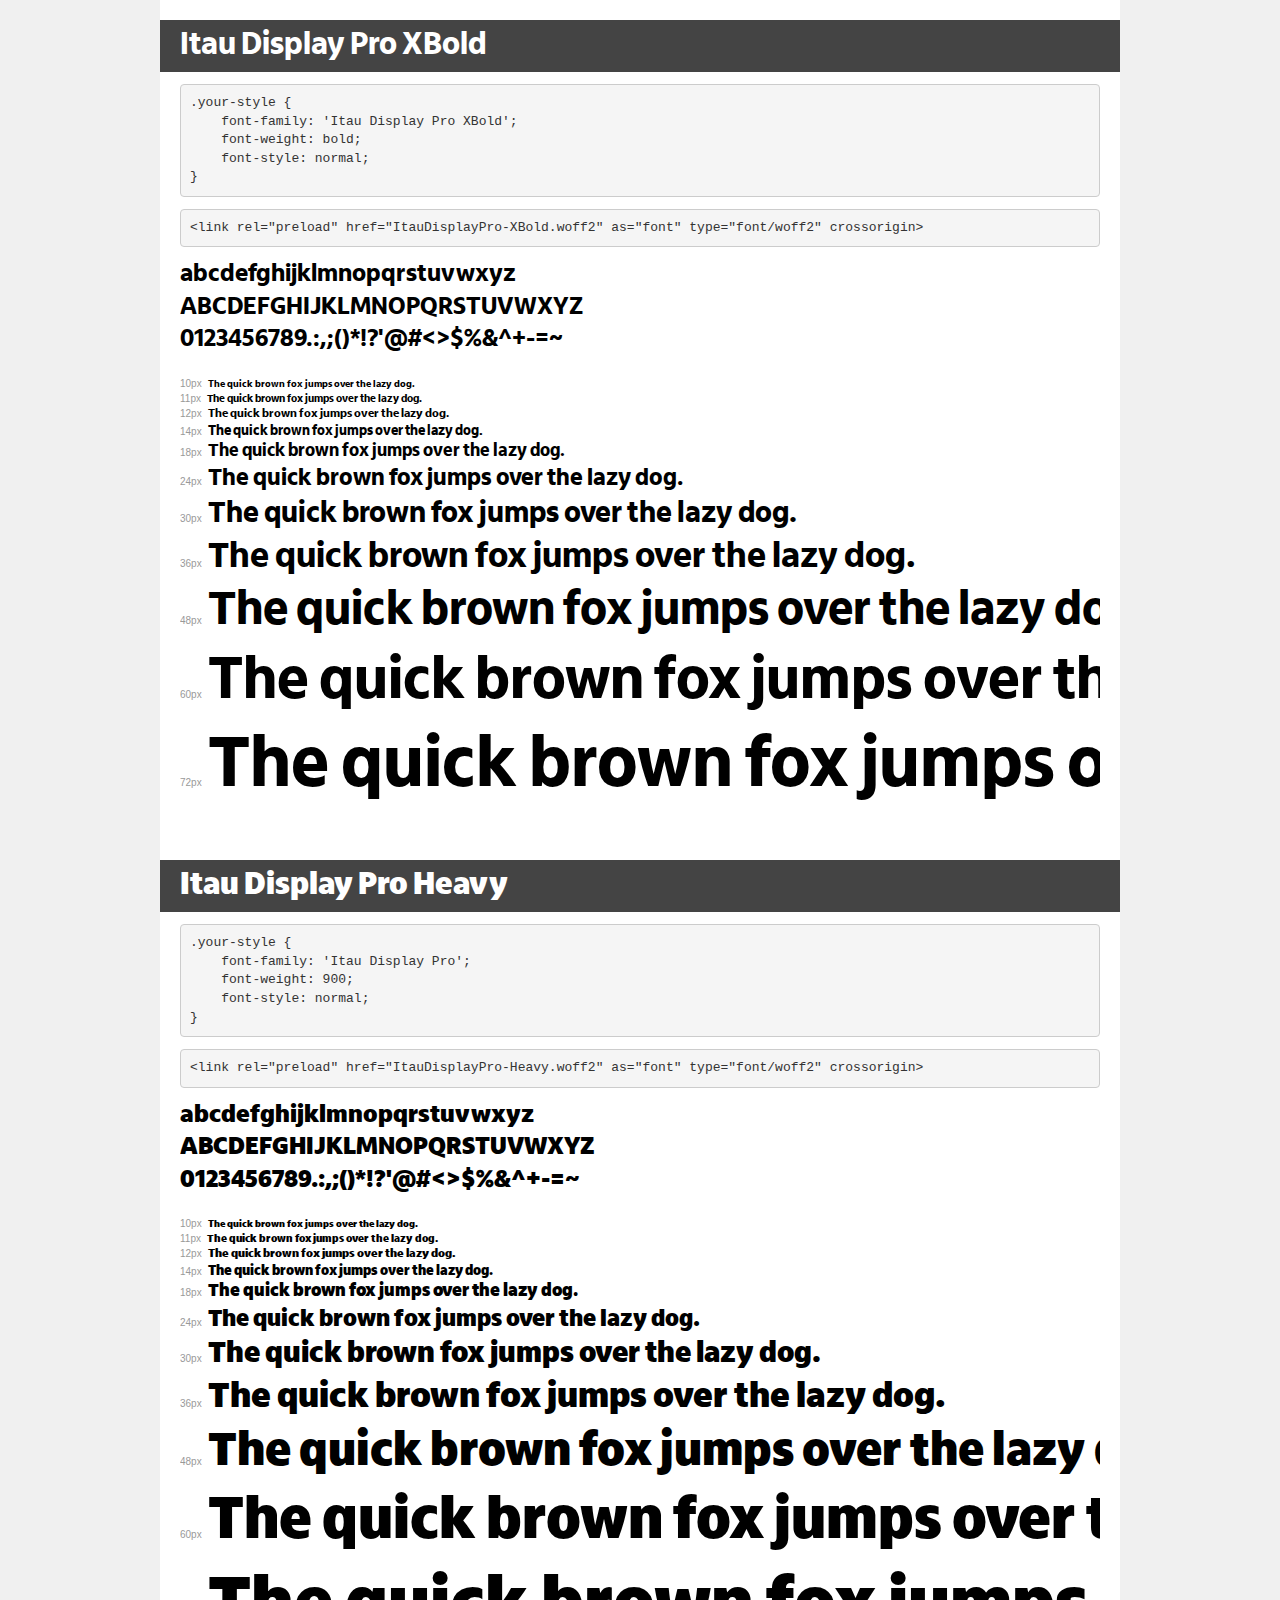
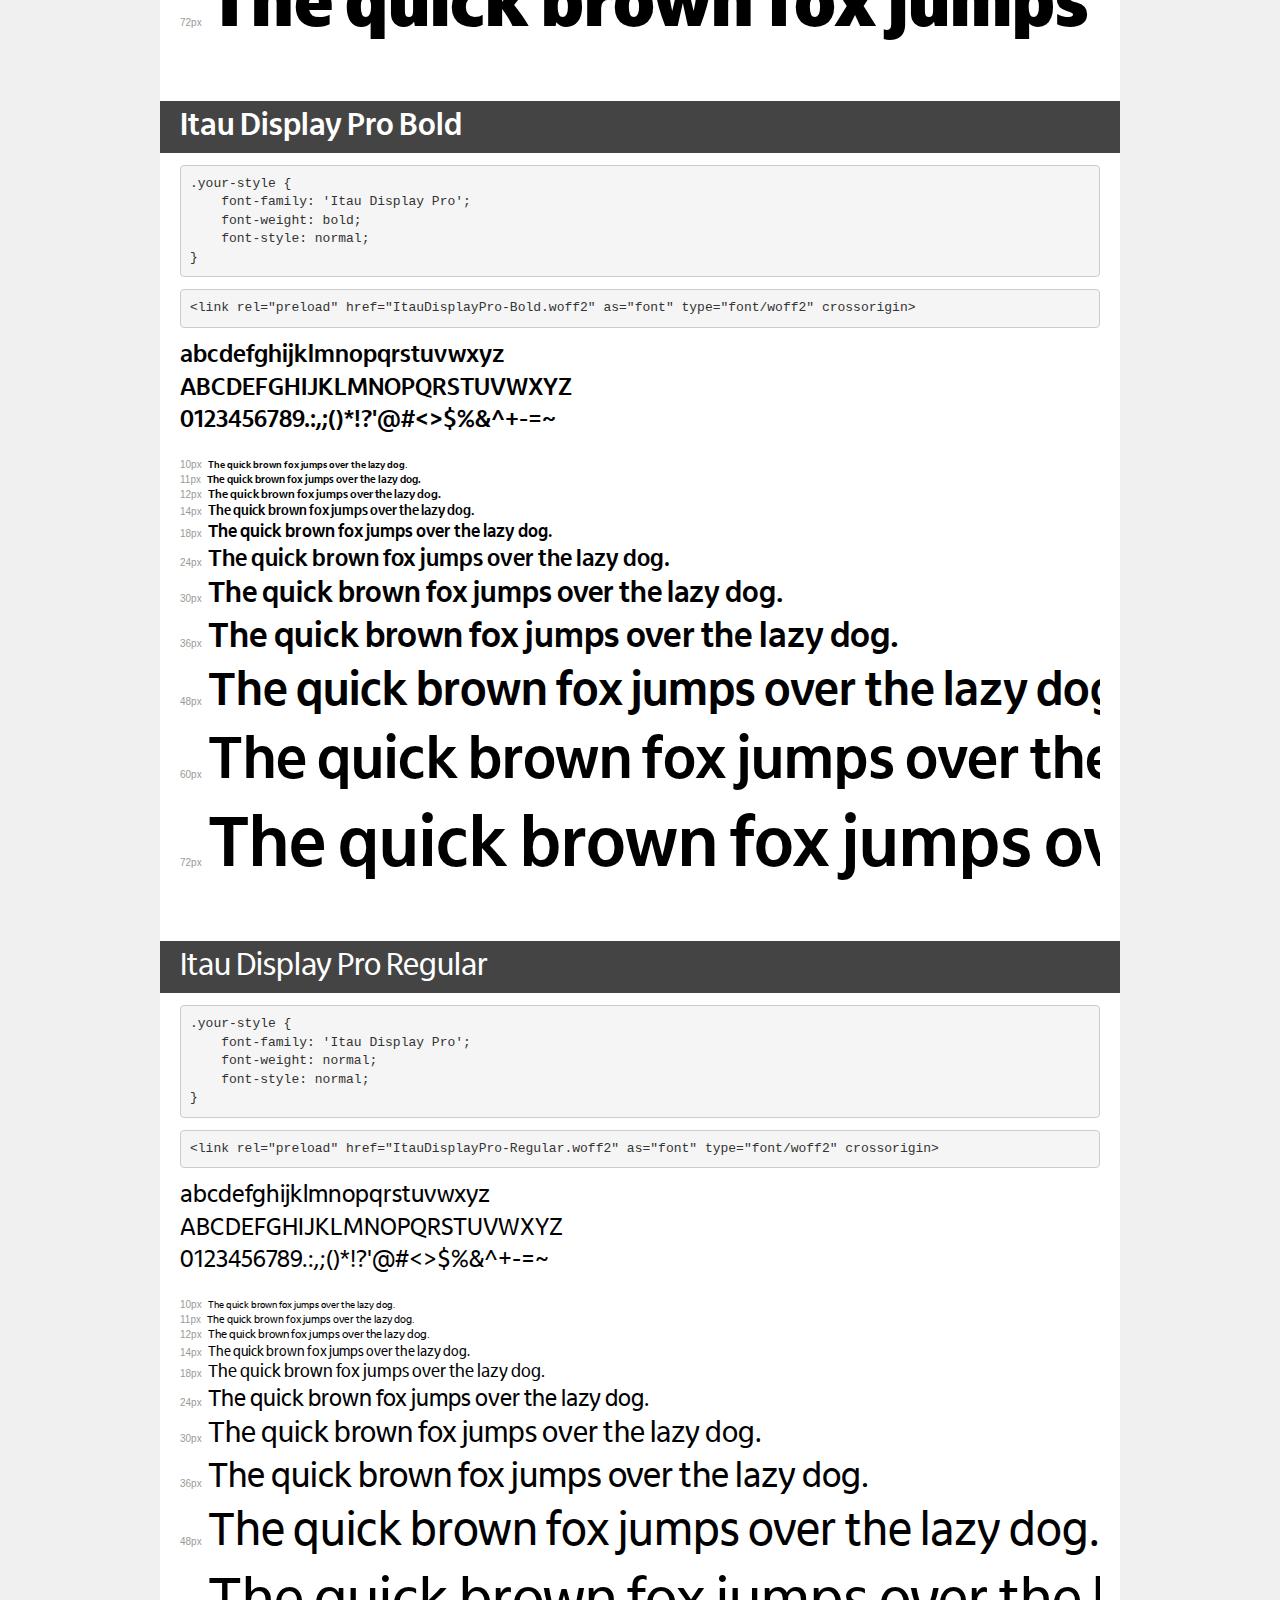
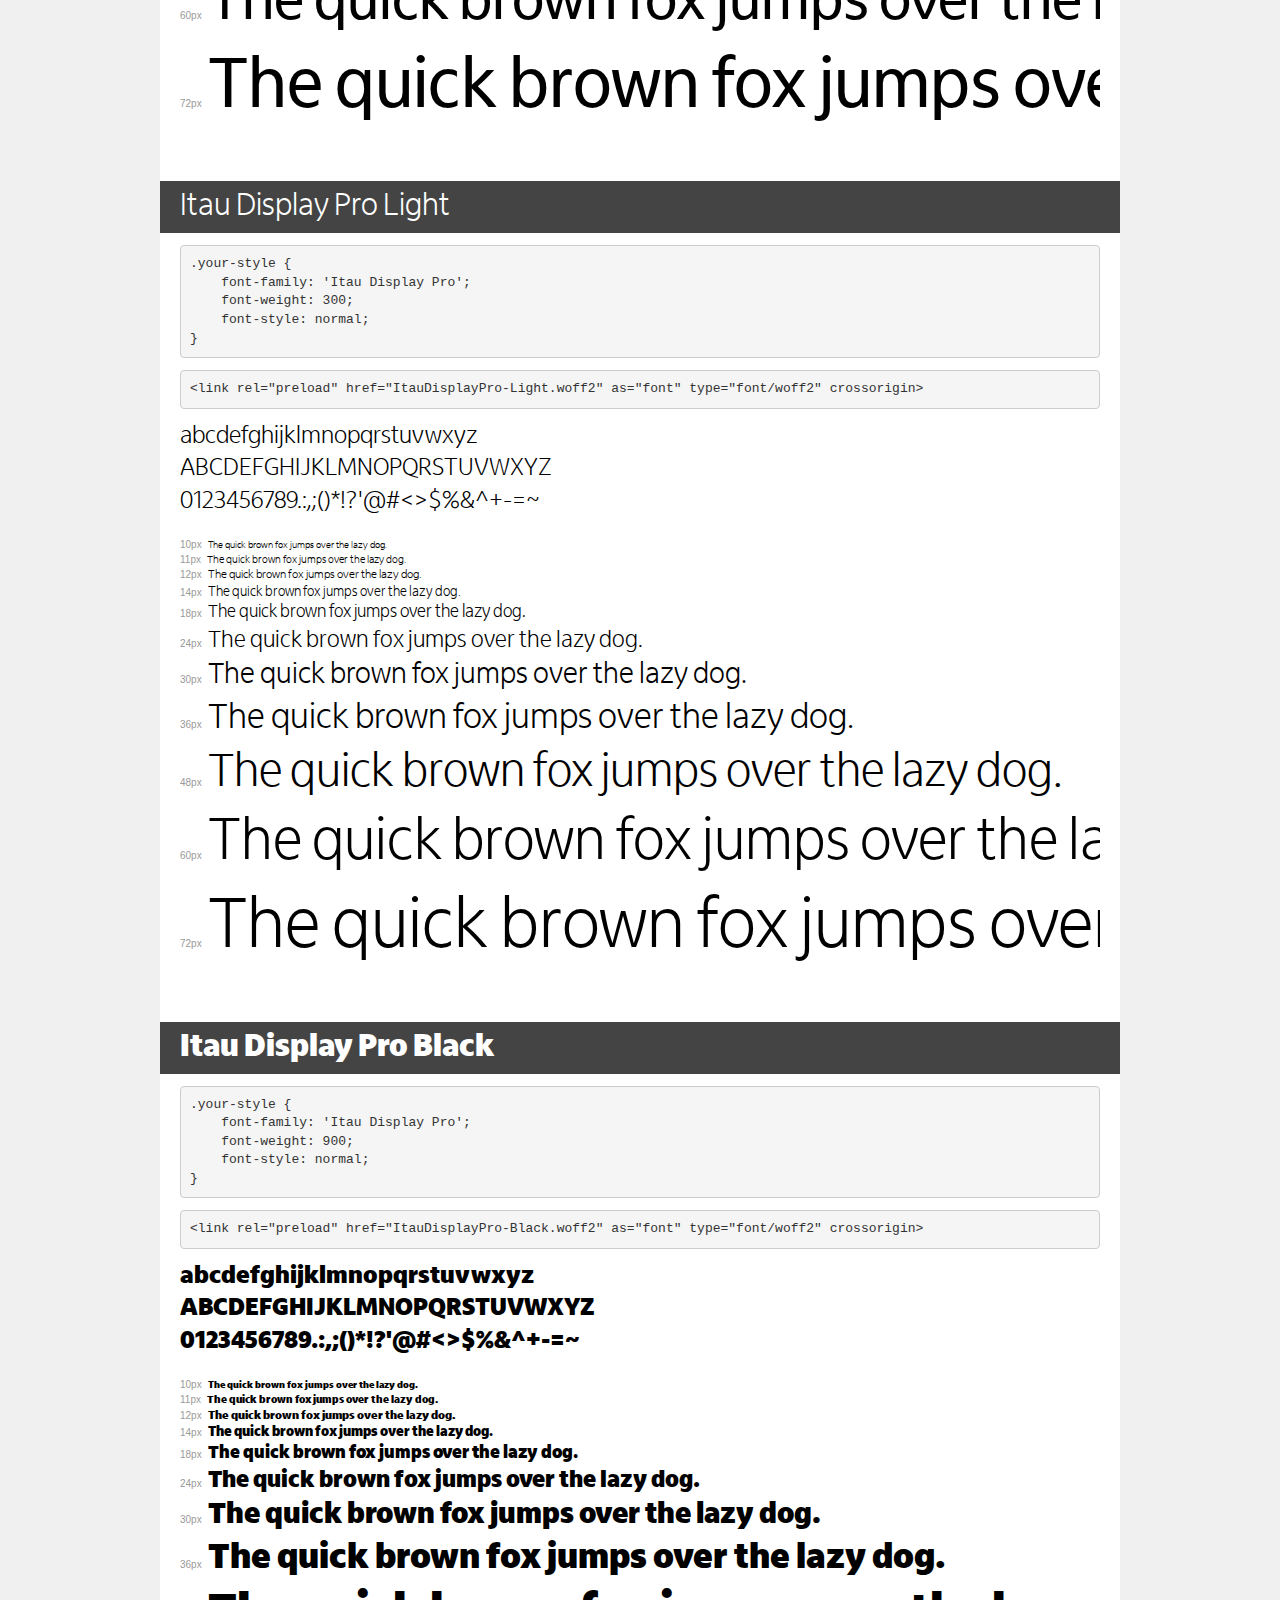
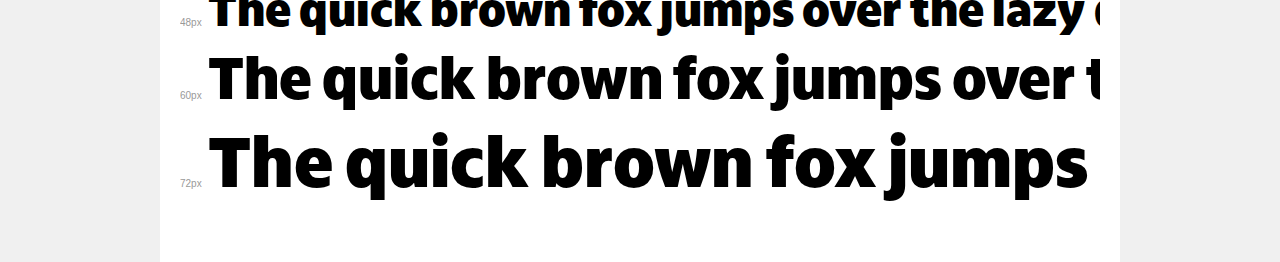
<file: app/assets/fonts/itau/demo.html>
<!DOCTYPE html>
<html lang="en">
<head>
    <meta charset="utf-8">
    <meta http-equiv="X-UA-Compatible" content="IE=edge">
    <meta name="viewport" content="width=device-width, initial-scale=1">
    <meta name="robots" content="noindex, noarchive">
    <meta name="format-detection" content="telephone=no">
    <title>Transfonter demo</title>
    <link href="stylesheet.css" rel="stylesheet">
    <style>
        /*
        http://meyerweb.com/eric/tools/css/reset/
        v2.0 | 20110126
        License: none (public domain)
        */
        html, body, div, span, applet, object, iframe,
        h1, h2, h3, h4, h5, h6, p, blockquote, pre,
        a, abbr, acronym, address, big, cite, code,
        del, dfn, em, img, ins, kbd, q, s, samp,
        small, strike, strong, sub, sup, tt, var,
        b, u, i, center,
        dl, dt, dd, ol, ul, li,
        fieldset, form, label, legend,
        table, caption, tbody, tfoot, thead, tr, th, td,
        article, aside, canvas, details, embed,
        figure, figcaption, footer, header, hgroup,
        menu, nav, output, ruby, section, summary,
        time, mark, audio, video {
            margin: 0;
            padding: 0;
            border: 0;
            font-size: 100%;
            font: inherit;
            vertical-align: baseline;
        }
        /* HTML5 display-role reset for older browsers */
        article, aside, details, figcaption, figure,
        footer, header, hgroup, menu, nav, section {
            display: block;
        }
        body {
            line-height: 1;
        }
        ol, ul {
            list-style: none;
        }
        blockquote, q {
            quotes: none;
        }
        blockquote:before, blockquote:after,
        q:before, q:after {
            content: '';
            content: none;
        }
        table {
            border-collapse: collapse;
            border-spacing: 0;
        }
        /* demo styles */
        body {
            background: #f0f0f0;
            color: #000;
        }
        .page {
            background: #fff;
            width: 920px;
            margin: 0 auto;
            padding: 20px 20px 0 20px;
            overflow: hidden;
        }
        .font-container {
            overflow-x: auto;
            overflow-y: hidden;
            margin-bottom: 40px;
            line-height: 1.3;
            white-space: nowrap;
            padding-bottom: 5px;
        }
        h1 {
            position: relative;
            background: #444;
            font-size: 32px;
            color: #fff;
            padding: 10px 20px;
            margin: 0 -20px 12px -20px;
        }
        .letters {
            font-size: 25px;
            margin-bottom: 20px;
        }
        .s10:before {
            content: '10px';
        }
        .s11:before {
            content: '11px';
        }
        .s12:before {
            content: '12px';
        }
        .s14:before {
            content: '14px';
        }
        .s18:before {
            content: '18px';
        }
        .s24:before {
            content: '24px';
        }
        .s30:before {
            content: '30px';
        }
        .s36:before {
            content: '36px';
        }
        .s48:before {
            content: '48px';
        }
        .s60:before {
            content: '60px';
        }
        .s72:before {
            content: '72px';
        }
        .s10:before, .s11:before, .s12:before, .s14:before,
        .s18:before, .s24:before, .s30:before, .s36:before,
        .s48:before, .s60:before, .s72:before {
            font-family: Arial, sans-serif;
            font-size: 10px;
            font-weight: normal;
            font-style: normal;
            color: #999;
            padding-right: 6px;
        }
        pre {
            display: block;
            padding: 9px;
            margin: 0 0 12px;
            font-family: Monaco, Menlo, Consolas, "Courier New", monospace;
            font-size: 13px;
            line-height: 1.428571429;
            color: #333;
            font-weight: normal;
            font-style: normal;
            background-color: #f5f5f5;
            border: 1px solid #ccc;
            overflow-x: auto;
            border-radius: 4px;
        }
        /* responsive */
        @media (max-width: 959px) {
            .page {
                width: auto;
                margin: 0;
            }
        }
    </style>
</head>
<body>
<div class="page">
    <div class="demo">
        <h1 style="font-family: 'Itau Display Pro XBold'; font-weight: bold; font-style: normal;">Itau Display Pro XBold</h1>
        <pre title="Usage">.your-style {
    font-family: 'Itau Display Pro XBold';
    font-weight: bold;
    font-style: normal;
}</pre>
        <pre title="Preload (optional)">
&lt;link rel=&quot;preload&quot; href=&quot;ItauDisplayPro-XBold.woff2&quot; as=&quot;font&quot; type=&quot;font/woff2&quot; crossorigin&gt;</pre>
        <div class="font-container" style="font-family: 'Itau Display Pro XBold'; font-weight: bold; font-style: normal;">
            <p class="letters">
                abcdefghijklmnopqrstuvwxyz<br>
ABCDEFGHIJKLMNOPQRSTUVWXYZ<br>
                0123456789.:,;()*!?'@#&lt;&gt;$%&^+-=~
            </p>
            <p class="s10" style="font-size: 10px;">The quick brown fox jumps over the lazy dog.</p>
            <p class="s11" style="font-size: 11px;">The quick brown fox jumps over the lazy dog.</p>
            <p class="s12" style="font-size: 12px;">The quick brown fox jumps over the lazy dog.</p>
            <p class="s14" style="font-size: 14px;">The quick brown fox jumps over the lazy dog.</p>
            <p class="s18" style="font-size: 18px;">The quick brown fox jumps over the lazy dog.</p>
            <p class="s24" style="font-size: 24px;">The quick brown fox jumps over the lazy dog.</p>
            <p class="s30" style="font-size: 30px;">The quick brown fox jumps over the lazy dog.</p>
            <p class="s36" style="font-size: 36px;">The quick brown fox jumps over the lazy dog.</p>
            <p class="s48" style="font-size: 48px;">The quick brown fox jumps over the lazy dog.</p>
            <p class="s60" style="font-size: 60px;">The quick brown fox jumps over the lazy dog.</p>
            <p class="s72" style="font-size: 72px;">The quick brown fox jumps over the lazy dog.</p>
        </div>
    </div>

    <div class="demo">
        <h1 style="font-family: 'Itau Display Pro'; font-weight: 900; font-style: normal;">Itau Display Pro Heavy</h1>
        <pre title="Usage">.your-style {
    font-family: 'Itau Display Pro';
    font-weight: 900;
    font-style: normal;
}</pre>
        <pre title="Preload (optional)">
&lt;link rel=&quot;preload&quot; href=&quot;ItauDisplayPro-Heavy.woff2&quot; as=&quot;font&quot; type=&quot;font/woff2&quot; crossorigin&gt;</pre>
        <div class="font-container" style="font-family: 'Itau Display Pro'; font-weight: 900; font-style: normal;">
            <p class="letters">
                abcdefghijklmnopqrstuvwxyz<br>
ABCDEFGHIJKLMNOPQRSTUVWXYZ<br>
                0123456789.:,;()*!?'@#&lt;&gt;$%&^+-=~
            </p>
            <p class="s10" style="font-size: 10px;">The quick brown fox jumps over the lazy dog.</p>
            <p class="s11" style="font-size: 11px;">The quick brown fox jumps over the lazy dog.</p>
            <p class="s12" style="font-size: 12px;">The quick brown fox jumps over the lazy dog.</p>
            <p class="s14" style="font-size: 14px;">The quick brown fox jumps over the lazy dog.</p>
            <p class="s18" style="font-size: 18px;">The quick brown fox jumps over the lazy dog.</p>
            <p class="s24" style="font-size: 24px;">The quick brown fox jumps over the lazy dog.</p>
            <p class="s30" style="font-size: 30px;">The quick brown fox jumps over the lazy dog.</p>
            <p class="s36" style="font-size: 36px;">The quick brown fox jumps over the lazy dog.</p>
            <p class="s48" style="font-size: 48px;">The quick brown fox jumps over the lazy dog.</p>
            <p class="s60" style="font-size: 60px;">The quick brown fox jumps over the lazy dog.</p>
            <p class="s72" style="font-size: 72px;">The quick brown fox jumps over the lazy dog.</p>
        </div>
    </div>

    <div class="demo">
        <h1 style="font-family: 'Itau Display Pro'; font-weight: bold; font-style: normal;">Itau Display Pro Bold</h1>
        <pre title="Usage">.your-style {
    font-family: 'Itau Display Pro';
    font-weight: bold;
    font-style: normal;
}</pre>
        <pre title="Preload (optional)">
&lt;link rel=&quot;preload&quot; href=&quot;ItauDisplayPro-Bold.woff2&quot; as=&quot;font&quot; type=&quot;font/woff2&quot; crossorigin&gt;</pre>
        <div class="font-container" style="font-family: 'Itau Display Pro'; font-weight: bold; font-style: normal;">
            <p class="letters">
                abcdefghijklmnopqrstuvwxyz<br>
ABCDEFGHIJKLMNOPQRSTUVWXYZ<br>
                0123456789.:,;()*!?'@#&lt;&gt;$%&^+-=~
            </p>
            <p class="s10" style="font-size: 10px;">The quick brown fox jumps over the lazy dog.</p>
            <p class="s11" style="font-size: 11px;">The quick brown fox jumps over the lazy dog.</p>
            <p class="s12" style="font-size: 12px;">The quick brown fox jumps over the lazy dog.</p>
            <p class="s14" style="font-size: 14px;">The quick brown fox jumps over the lazy dog.</p>
            <p class="s18" style="font-size: 18px;">The quick brown fox jumps over the lazy dog.</p>
            <p class="s24" style="font-size: 24px;">The quick brown fox jumps over the lazy dog.</p>
            <p class="s30" style="font-size: 30px;">The quick brown fox jumps over the lazy dog.</p>
            <p class="s36" style="font-size: 36px;">The quick brown fox jumps over the lazy dog.</p>
            <p class="s48" style="font-size: 48px;">The quick brown fox jumps over the lazy dog.</p>
            <p class="s60" style="font-size: 60px;">The quick brown fox jumps over the lazy dog.</p>
            <p class="s72" style="font-size: 72px;">The quick brown fox jumps over the lazy dog.</p>
        </div>
    </div>

    <div class="demo">
        <h1 style="font-family: 'Itau Display Pro'; font-weight: normal; font-style: normal;">Itau Display Pro Regular</h1>
        <pre title="Usage">.your-style {
    font-family: 'Itau Display Pro';
    font-weight: normal;
    font-style: normal;
}</pre>
        <pre title="Preload (optional)">
&lt;link rel=&quot;preload&quot; href=&quot;ItauDisplayPro-Regular.woff2&quot; as=&quot;font&quot; type=&quot;font/woff2&quot; crossorigin&gt;</pre>
        <div class="font-container" style="font-family: 'Itau Display Pro'; font-weight: normal; font-style: normal;">
            <p class="letters">
                abcdefghijklmnopqrstuvwxyz<br>
ABCDEFGHIJKLMNOPQRSTUVWXYZ<br>
                0123456789.:,;()*!?'@#&lt;&gt;$%&^+-=~
            </p>
            <p class="s10" style="font-size: 10px;">The quick brown fox jumps over the lazy dog.</p>
            <p class="s11" style="font-size: 11px;">The quick brown fox jumps over the lazy dog.</p>
            <p class="s12" style="font-size: 12px;">The quick brown fox jumps over the lazy dog.</p>
            <p class="s14" style="font-size: 14px;">The quick brown fox jumps over the lazy dog.</p>
            <p class="s18" style="font-size: 18px;">The quick brown fox jumps over the lazy dog.</p>
            <p class="s24" style="font-size: 24px;">The quick brown fox jumps over the lazy dog.</p>
            <p class="s30" style="font-size: 30px;">The quick brown fox jumps over the lazy dog.</p>
            <p class="s36" style="font-size: 36px;">The quick brown fox jumps over the lazy dog.</p>
            <p class="s48" style="font-size: 48px;">The quick brown fox jumps over the lazy dog.</p>
            <p class="s60" style="font-size: 60px;">The quick brown fox jumps over the lazy dog.</p>
            <p class="s72" style="font-size: 72px;">The quick brown fox jumps over the lazy dog.</p>
        </div>
    </div>

    <div class="demo">
        <h1 style="font-family: 'Itau Display Pro'; font-weight: 300; font-style: normal;">Itau Display Pro Light</h1>
        <pre title="Usage">.your-style {
    font-family: 'Itau Display Pro';
    font-weight: 300;
    font-style: normal;
}</pre>
        <pre title="Preload (optional)">
&lt;link rel=&quot;preload&quot; href=&quot;ItauDisplayPro-Light.woff2&quot; as=&quot;font&quot; type=&quot;font/woff2&quot; crossorigin&gt;</pre>
        <div class="font-container" style="font-family: 'Itau Display Pro'; font-weight: 300; font-style: normal;">
            <p class="letters">
                abcdefghijklmnopqrstuvwxyz<br>
ABCDEFGHIJKLMNOPQRSTUVWXYZ<br>
                0123456789.:,;()*!?'@#&lt;&gt;$%&^+-=~
            </p>
            <p class="s10" style="font-size: 10px;">The quick brown fox jumps over the lazy dog.</p>
            <p class="s11" style="font-size: 11px;">The quick brown fox jumps over the lazy dog.</p>
            <p class="s12" style="font-size: 12px;">The quick brown fox jumps over the lazy dog.</p>
            <p class="s14" style="font-size: 14px;">The quick brown fox jumps over the lazy dog.</p>
            <p class="s18" style="font-size: 18px;">The quick brown fox jumps over the lazy dog.</p>
            <p class="s24" style="font-size: 24px;">The quick brown fox jumps over the lazy dog.</p>
            <p class="s30" style="font-size: 30px;">The quick brown fox jumps over the lazy dog.</p>
            <p class="s36" style="font-size: 36px;">The quick brown fox jumps over the lazy dog.</p>
            <p class="s48" style="font-size: 48px;">The quick brown fox jumps over the lazy dog.</p>
            <p class="s60" style="font-size: 60px;">The quick brown fox jumps over the lazy dog.</p>
            <p class="s72" style="font-size: 72px;">The quick brown fox jumps over the lazy dog.</p>
        </div>
    </div>

    <div class="demo">
        <h1 style="font-family: 'Itau Display Pro'; font-weight: 900; font-style: normal;">Itau Display Pro Black</h1>
        <pre title="Usage">.your-style {
    font-family: 'Itau Display Pro';
    font-weight: 900;
    font-style: normal;
}</pre>
        <pre title="Preload (optional)">
&lt;link rel=&quot;preload&quot; href=&quot;ItauDisplayPro-Black.woff2&quot; as=&quot;font&quot; type=&quot;font/woff2&quot; crossorigin&gt;</pre>
        <div class="font-container" style="font-family: 'Itau Display Pro'; font-weight: 900; font-style: normal;">
            <p class="letters">
                abcdefghijklmnopqrstuvwxyz<br>
ABCDEFGHIJKLMNOPQRSTUVWXYZ<br>
                0123456789.:,;()*!?'@#&lt;&gt;$%&^+-=~
            </p>
            <p class="s10" style="font-size: 10px;">The quick brown fox jumps over the lazy dog.</p>
            <p class="s11" style="font-size: 11px;">The quick brown fox jumps over the lazy dog.</p>
            <p class="s12" style="font-size: 12px;">The quick brown fox jumps over the lazy dog.</p>
            <p class="s14" style="font-size: 14px;">The quick brown fox jumps over the lazy dog.</p>
            <p class="s18" style="font-size: 18px;">The quick brown fox jumps over the lazy dog.</p>
            <p class="s24" style="font-size: 24px;">The quick brown fox jumps over the lazy dog.</p>
            <p class="s30" style="font-size: 30px;">The quick brown fox jumps over the lazy dog.</p>
            <p class="s36" style="font-size: 36px;">The quick brown fox jumps over the lazy dog.</p>
            <p class="s48" style="font-size: 48px;">The quick brown fox jumps over the lazy dog.</p>
            <p class="s60" style="font-size: 60px;">The quick brown fox jumps over the lazy dog.</p>
            <p class="s72" style="font-size: 72px;">The quick brown fox jumps over the lazy dog.</p>
        </div>
    </div>

</div>
</body>
</html>
</file>
<file: app/modules/engine.css>
* {
  box-sizing: border-box;
}
html,
body {
  width: 100vw;
  height: 100vh;
  overflow: hidden;
  background: #FFFFFF;
}
main {
  width: 100vw;
  height: 100vh;
  overflow: hidden;
  position: absolute;
  top: 0;
  left: 0;
  background: #FFF;
}
main iframe {
  width: 100vw;
  height: 100vh;
  border: none;
  position: absolute;
  top: 0;
  transition: all 1.4s;
}
main iframe.out {
  pointer-events: none;
  opacity: 0;
}
main iframe.out * {
  pointer-events: none;
}
@media (max-width: 600px) {
  html,
  body {
    height: auto !important;
    overflow-y: scroll !important;
  }
  html main,
  body main {
    height: auto !important;
    position: relative !important;
  }
  html main iframe,
  body main iframe {
    position: relative !important;
    transition: none !important;
  }
}
.debug {
  position: fixed;
  top: 0;
  right: 0em;
  z-index: 999999999999999999999999;
  height: 100vh;
  width: 20rem;
  display: flex;
  flex-direction: column;
  justify-content: flex-end;
  padding: 2em;
  transform: translateX(100%);
  transition: transform 0.4s;
  background: #eb0045;
  -webkit-box-shadow: -3px 0px 12px 0px rgba(0, 0, 0, 0.64);
  box-shadow: -3px 0px 12px 0px rgba(0, 0, 0, 0.64);
  border-radius: 5px 0 0 5px;
}
.debug .pages {
  width: 100%;
  overflow-y: auto;
  overflow-x: hidden;
  padding-right: 1em;
}
.debug.open {
  transform: translateX(0%);
}
.debug hr {
  width: 100%;
  border-color: #FFFFFF;
}
.debug button {
  background: linear-gradient(to bottom, #e53f70 5%, #e53f70 100%);
  padding: 10px 15px;
  background-color: #e53f70;
  border-radius: 5px;
  border: 0;
  display: block;
  cursor: pointer;
  color: #ffffff;
  font-weight: bold;
  padding: 11px 23px;
  text-decoration: none;
  width: 100%;
  margin-block-end: 0.2em;
  font-size: 0.8rem;
}
.debug button:hover {
  box-shadow: inset 0px 1px 3px 0px #000000;
}
.debug .openclose {
  width: 2em;
  height: 2em;
  position: absolute;
  top: 50%;
  left: 0;
  transform: translate(-100%, -50%);
  cursor: pointer;
}
.debug .openclose .arrow-round {
  text-decoration: none;
  background: #eb0047;
  border-radius: 24px 0 0 24px;
  text-align: center;
  vertical-align: middle;
  display: inline-block;
  font-size: 20px;
  color: #ffffff;
  width: 2rem;
  height: 2.4rem;
  padding: 13px;
  text-shadow: #eb0047 2px 2px 0px;
  border-color: #eb0047;
  border-width: 2px;
  border-style: solid;
}
.debug .openclose .arrow-round svg {
  width: 1.4rem;
  height: auto;
  position: absolute;
  top: 0.6rem;
  left: 0.5rem;
}
.debug .telaatual {
  color: #fff;
}
.debug .title {
  margin: 0;
  font-family: 'Arial', cursive;
  text-shadow: 0 0 1px #000;
  color: #fff;
  font-size: 15px;
}
.ColorScheme-Text {
  color: #4d4d4d;
}
.ColorScheme-Highlight {
  color: #3daee9;
}
.returnModal {
  position: fixed;
  top: 0;
  right: 0em;
  z-index: 999999999999999999999999;
  height: 100vh;
  width: 100vw;
  display: flex;
  flex-direction: row;
  justify-content: center;
  align-items: center;
  background-color: rgba(50, 50, 50, 0.95);
  color: #333333;
}
.returnModal h1 {
  font-size: 1.3rem;
  width: 70%;
  text-align: center;
}
.returnModal .confirmBox {
  display: flex;
  width: auto;
  height: auto;
  padding: 2rem;
  border-radius: 0.3rem;
  flex-wrap: wrap;
  flex-direction: column;
  justify-content: center;
  align-items: center;
  background-color: #ffffff;
  -webkit-box-shadow: 0px 0px 8px 0px #ffe3e3;
  box-shadow: 0px 0px 8px 0px #000000;
}
.returnModal .buttons {
  display: flex;
  flex-wrap: wrap;
  justify-content: space-around;
  width: 100%;
  padding: 2.3rem;
}
.returnModal .buttons button {
  background-color: #ebf5fd;
  color: #FFFFFF;
  font-size: 1.1rem;
  border: 0;
  padding: 0.6rem;
  border-radius: 0.3rem;
  cursor: pointer;
  -webkit-box-shadow: 0px 0px 8px -1px rgba(255, 255, 255, 0.3);
  box-shadow: 0px 0px 8px -1px rgba(255, 255, 255, 0.3);
  min-width: 10rem;
}
.returnModal .buttons button:hover {
  box-shadow: inset 0px 1px 3px 0px #000000;
}
@media (max-width: 550px) {
  .returnModal .confirmBox {
    width: 100vw;
    height: 100vh;
    padding: 2rem;
    border-radius: 0;
  }
  .returnModal .buttons button {
    margin-top: 1.7rem;
  }
}

/*# sourceMappingURL=[data-uri] */
</file>
<file: app/assets/fonts/arial/stylesheet.css>
@font-face {
    font-family: 'Arial';
    src: url('Arial-BoldMT.woff2') format('woff2'),
        url('Arial-BoldMT.woff') format('woff');
    font-weight: bold;
    font-style: normal;
    font-display: swap;
}

@font-face {
    font-family: 'Arial';
    src: url('Arial-BoldMT.woff2') format('woff2'),
        url('Arial-BoldMT.woff') format('woff');
    font-weight: bold;
    font-style: normal;
    font-display: swap;
}

@font-face {
    font-family: 'Arial';
    src: url('ArialMT.woff2') format('woff2'),
        url('ArialMT.woff') format('woff');
    font-weight: normal;
    font-style: normal;
    font-display: swap;
}

@font-face {
    font-family: 'Arial';
    src: url('Arial-BlackItalic.woff2') format('woff2'),
        url('Arial-BlackItalic.woff') format('woff');
    font-weight: 900;
    font-style: italic;
    font-display: swap;
}

@font-face {
    font-family: 'Arial CE MT';
    src: url('ArialCEMTBlack-Regular.woff2') format('woff2'),
        url('ArialCEMTBlack-Regular.woff') format('woff');
    font-weight: 900;
    font-style: normal;
    font-display: swap;
}

@font-face {
    font-family: 'Arial CE';
    src: url('Arial-BoldMT.woff2') format('woff2'),
        url('Arial-BoldMT.woff') format('woff');
    font-weight: 100;
    font-style: normal;
    font-display: swap;
}

@font-face {
    font-family: 'Arial CE';
    src: url('ArialCE.woff2') format('woff2'),
        url('ArialCE.woff') format('woff');
    font-weight: 500;
    font-style: normal;
    font-display: swap;
}

@font-face {
    font-family: 'Arial';
    src: url('Arial-BoldItalicMT.woff2') format('woff2'),
        url('Arial-BoldItalicMT.woff') format('woff');
    font-weight: bold;
    font-style: italic;
    font-display: swap;
}

@font-face {
    font-family: 'Arial CE';
    src: url('ArialCE-BoldItalic.woff2') format('woff2'),
        url('ArialCE-BoldItalic.woff') format('woff');
    font-weight: bold;
    font-style: italic;
    font-display: swap;
}

@font-face {
    font-family: 'Arial';
    src: url('Arial-BoldItalicMT.woff2') format('woff2'),
        url('Arial-BoldItalicMT.woff') format('woff');
    font-weight: bold;
    font-style: italic;
    font-display: swap;
}

@font-face {
    font-family: 'Arial CE';
    src: url('ArialCE-Italic.woff2') format('woff2'),
        url('ArialCE-Italic.woff') format('woff');
    font-weight: 500;
    font-style: italic;
    font-display: swap;
}

@font-face {
    font-family: 'Arial';
    src: url('Arial-Lgt.woff2') format('woff2'),
        url('Arial-Lgt.woff') format('woff');
    font-weight: 300;
    font-style: normal;
    font-display: swap;
}

@font-face {
    font-family: 'Arial';
    src: url('Arial-LgtItl.woff2') format('woff2'),
        url('Arial-LgtItl.woff') format('woff');
    font-weight: 300;
    font-style: italic;
    font-display: swap;
}

@font-face {
    font-family: 'Arial';
    src: url('Arial-ItalicMT.woff2') format('woff2'),
        url('Arial-ItalicMT.woff') format('woff');
    font-weight: normal;
    font-style: italic;
    font-display: swap;
}

@font-face {
    font-family: 'Arial';
    src: url('Arial-ItalicMT.woff2') format('woff2'),
        url('Arial-ItalicMT.woff') format('woff');
    font-weight: normal;
    font-style: italic;
    font-display: swap;
}

@font-face {
    font-family: 'Arial';
    src: url('Arial-MdmItl.woff2') format('woff2'),
        url('Arial-MdmItl.woff') format('woff');
    font-weight: 500;
    font-style: italic;
    font-display: swap;
}

@font-face {
    font-family: 'Arial';
    src: url('Arial-Mdm.woff2') format('woff2'),
        url('Arial-Mdm.woff') format('woff');
    font-weight: 500;
    font-style: normal;
    font-display: swap;
}

@font-face {
    font-family: 'Arial Narrow';
    src: url('ArialNarrow-BoldItalic.woff2') format('woff2'),
        url('ArialNarrow-BoldItalic.woff') format('woff');
    font-weight: bold;
    font-style: italic;
    font-display: swap;
}

@font-face {
    font-family: 'Arial Narrow';
    src: url('ArialNarrow.woff2') format('woff2'),
        url('ArialNarrow.woff') format('woff');
    font-weight: normal;
    font-style: normal;
    font-display: swap;
}

@font-face {
    font-family: 'Arial Narrow';
    src: url('ArialNarrow-Italic.woff2') format('woff2'),
        url('ArialNarrow-Italic.woff') format('woff');
    font-weight: normal;
    font-style: italic;
    font-display: swap;
}

@font-face {
    font-family: 'Arial';
    src: url('Arial-Black.woff2') format('woff2'),
        url('Arial-Black.woff') format('woff');
    font-weight: 900;
    font-style: normal;
    font-display: swap;
}

@font-face {
    font-family: 'Arial Narrow';
    src: url('ArialNarrow-Bold.woff2') format('woff2'),
        url('ArialNarrow-Bold.woff') format('woff');
    font-weight: bold;
    font-style: normal;
    font-display: swap;
}
</file>
<file: app/assets/fonts/itau/stylesheet.css>
@font-face {
    font-family: 'Itau Display Pro XBold';
    src: url('ItauDisplayPro-XBold.woff2') format('woff2'),
        url('ItauDisplayPro-XBold.woff') format('woff'),
        url('ItauDisplayPro-XBold.ttf') format('truetype');
    font-weight: bold;
    font-style: normal;
    font-display: swap;
}

@font-face {
    font-family: 'Itau Display Pro';
    src: url('ItauDisplayPro-Heavy.woff2') format('woff2'),
        url('ItauDisplayPro-Heavy.woff') format('woff'),
        url('ItauDisplayPro-Heavy.ttf') format('truetype');
    font-weight: 900;
    font-style: normal;
    font-display: swap;
}

@font-face {
    font-family: 'Itau Display Pro';
    src: url('ItauDisplayPro-Bold.woff2') format('woff2'),
        url('ItauDisplayPro-Bold.woff') format('woff'),
        url('ItauDisplayPro-Bold.ttf') format('truetype');
    font-weight: bold;
    font-style: normal;
    font-display: swap;
}

@font-face {
    font-family: 'Itau Display Pro';
    src: url('ItauDisplayPro-Regular.woff2') format('woff2'),
        url('ItauDisplayPro-Regular.woff') format('woff'),
        url('ItauDisplayPro-Regular.ttf') format('truetype');
    font-weight: normal;
    font-style: normal;
    font-display: swap;
}

@font-face {
    font-family: 'Itau Display Pro';
    src: url('ItauDisplayPro-Light.woff2') format('woff2'),
        url('ItauDisplayPro-Light.woff') format('woff'),
        url('ItauDisplayPro-Light.ttf') format('truetype');
    font-weight: 300;
    font-style: normal;
    font-display: swap;
}

@font-face {
    font-family: 'Itau Display Pro';
    src: url('ItauDisplayPro-Black.woff2') format('woff2'),
        url('ItauDisplayPro-Black.woff') format('woff'),
        url('ItauDisplayPro-Black.ttf') format('truetype');
    font-weight: 900;
    font-style: normal;
    font-display: swap;
}
</file>
